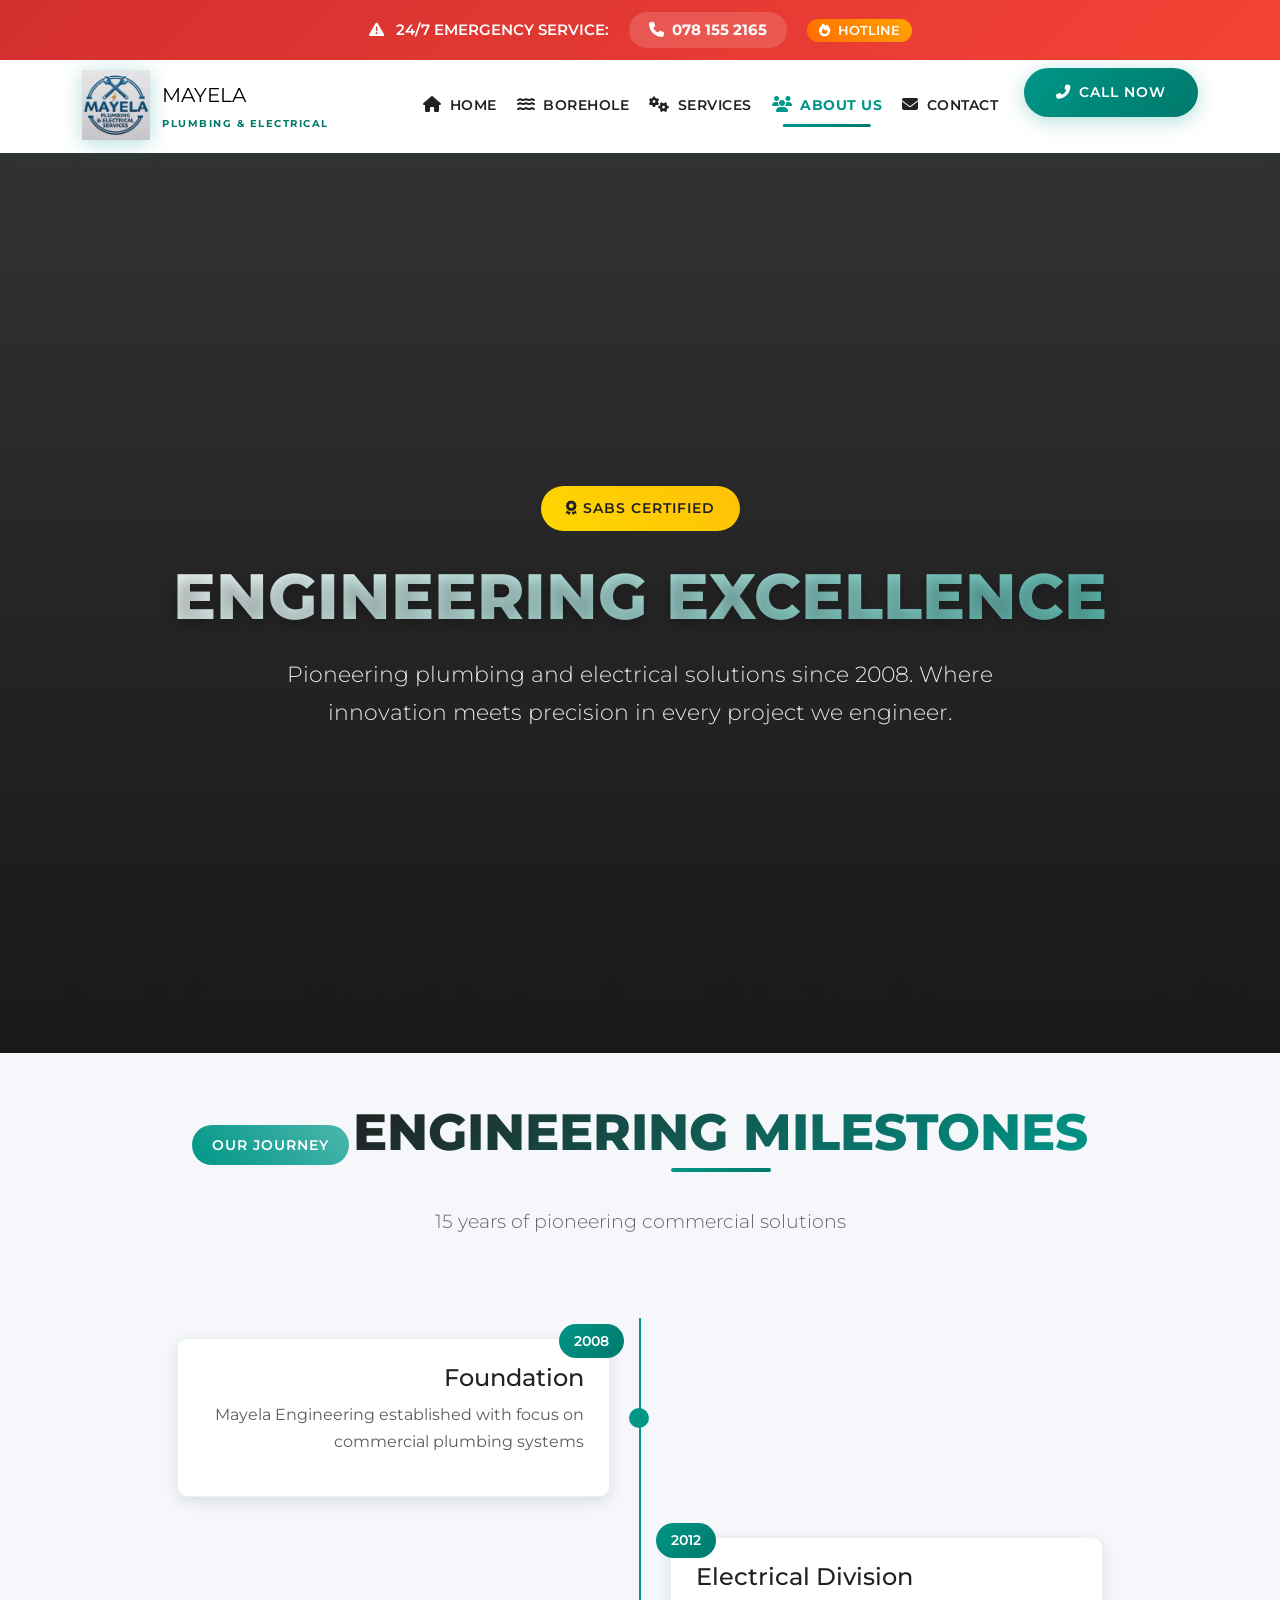
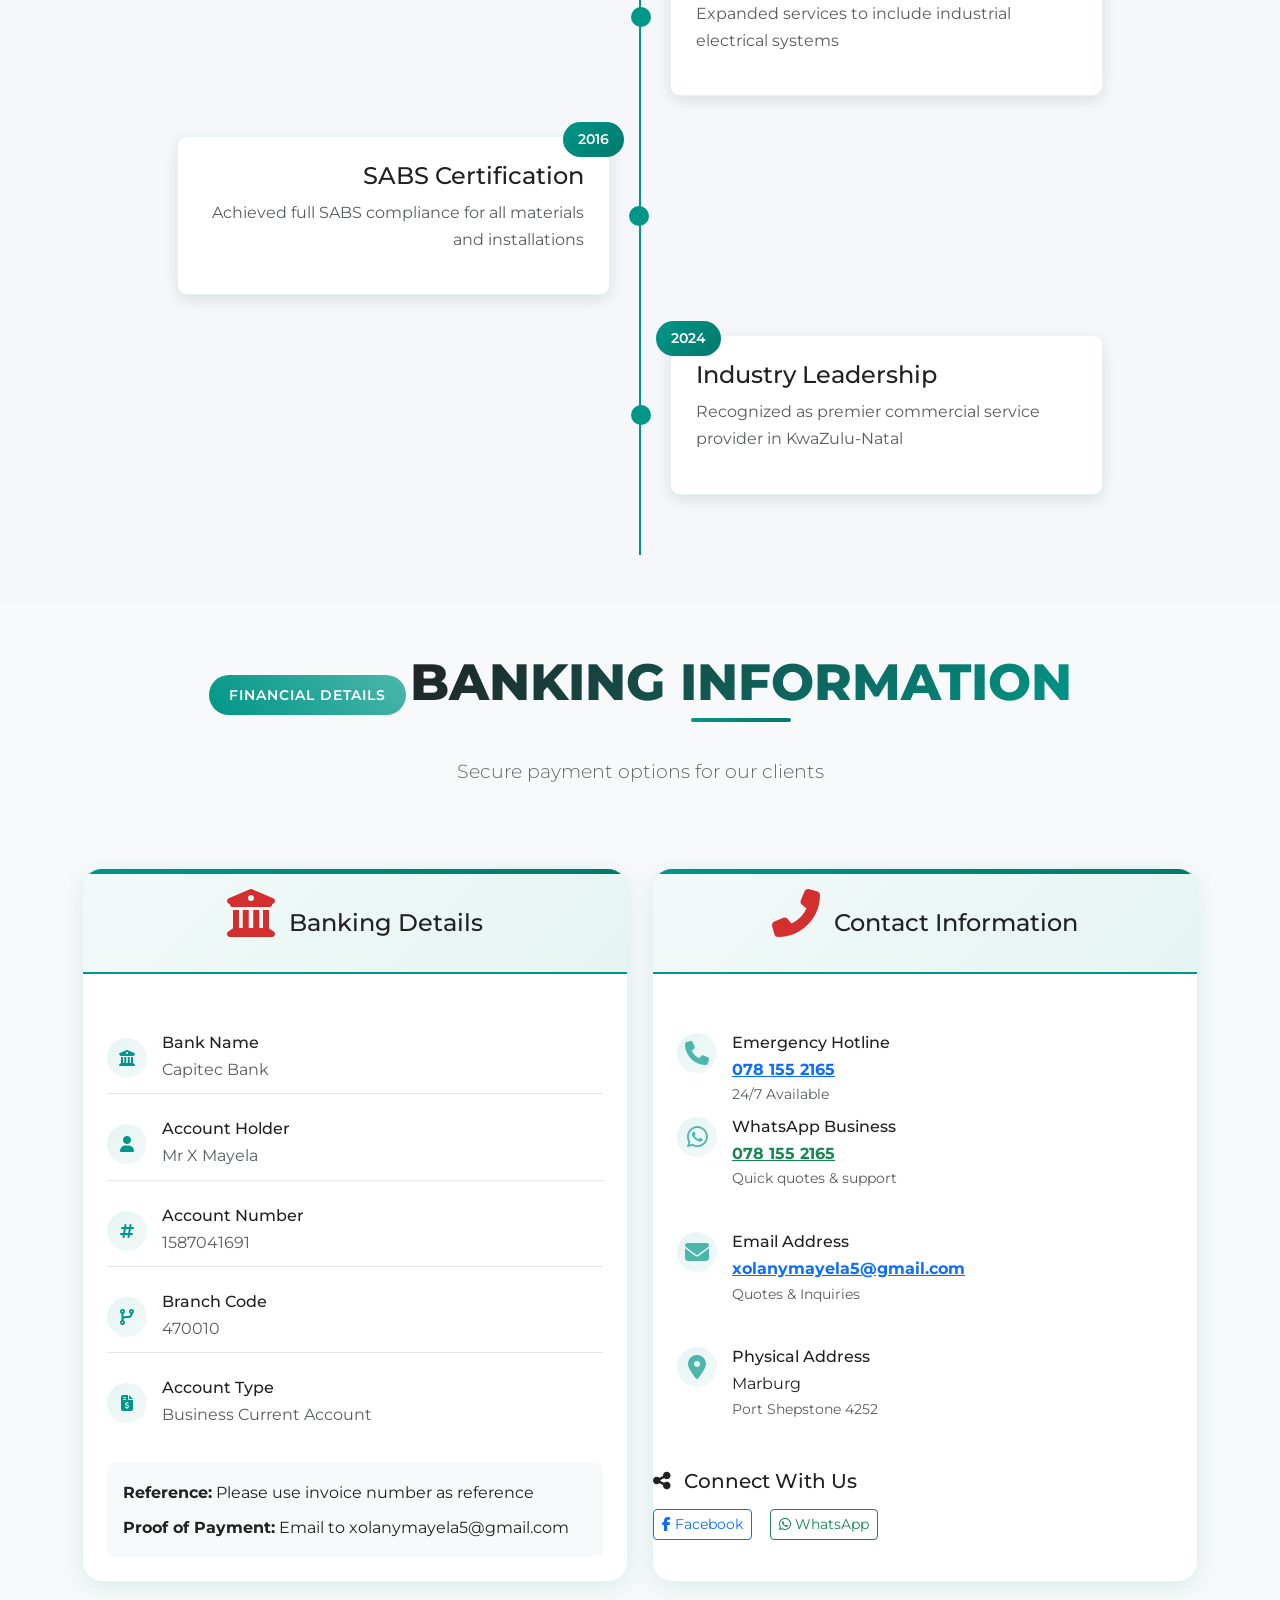
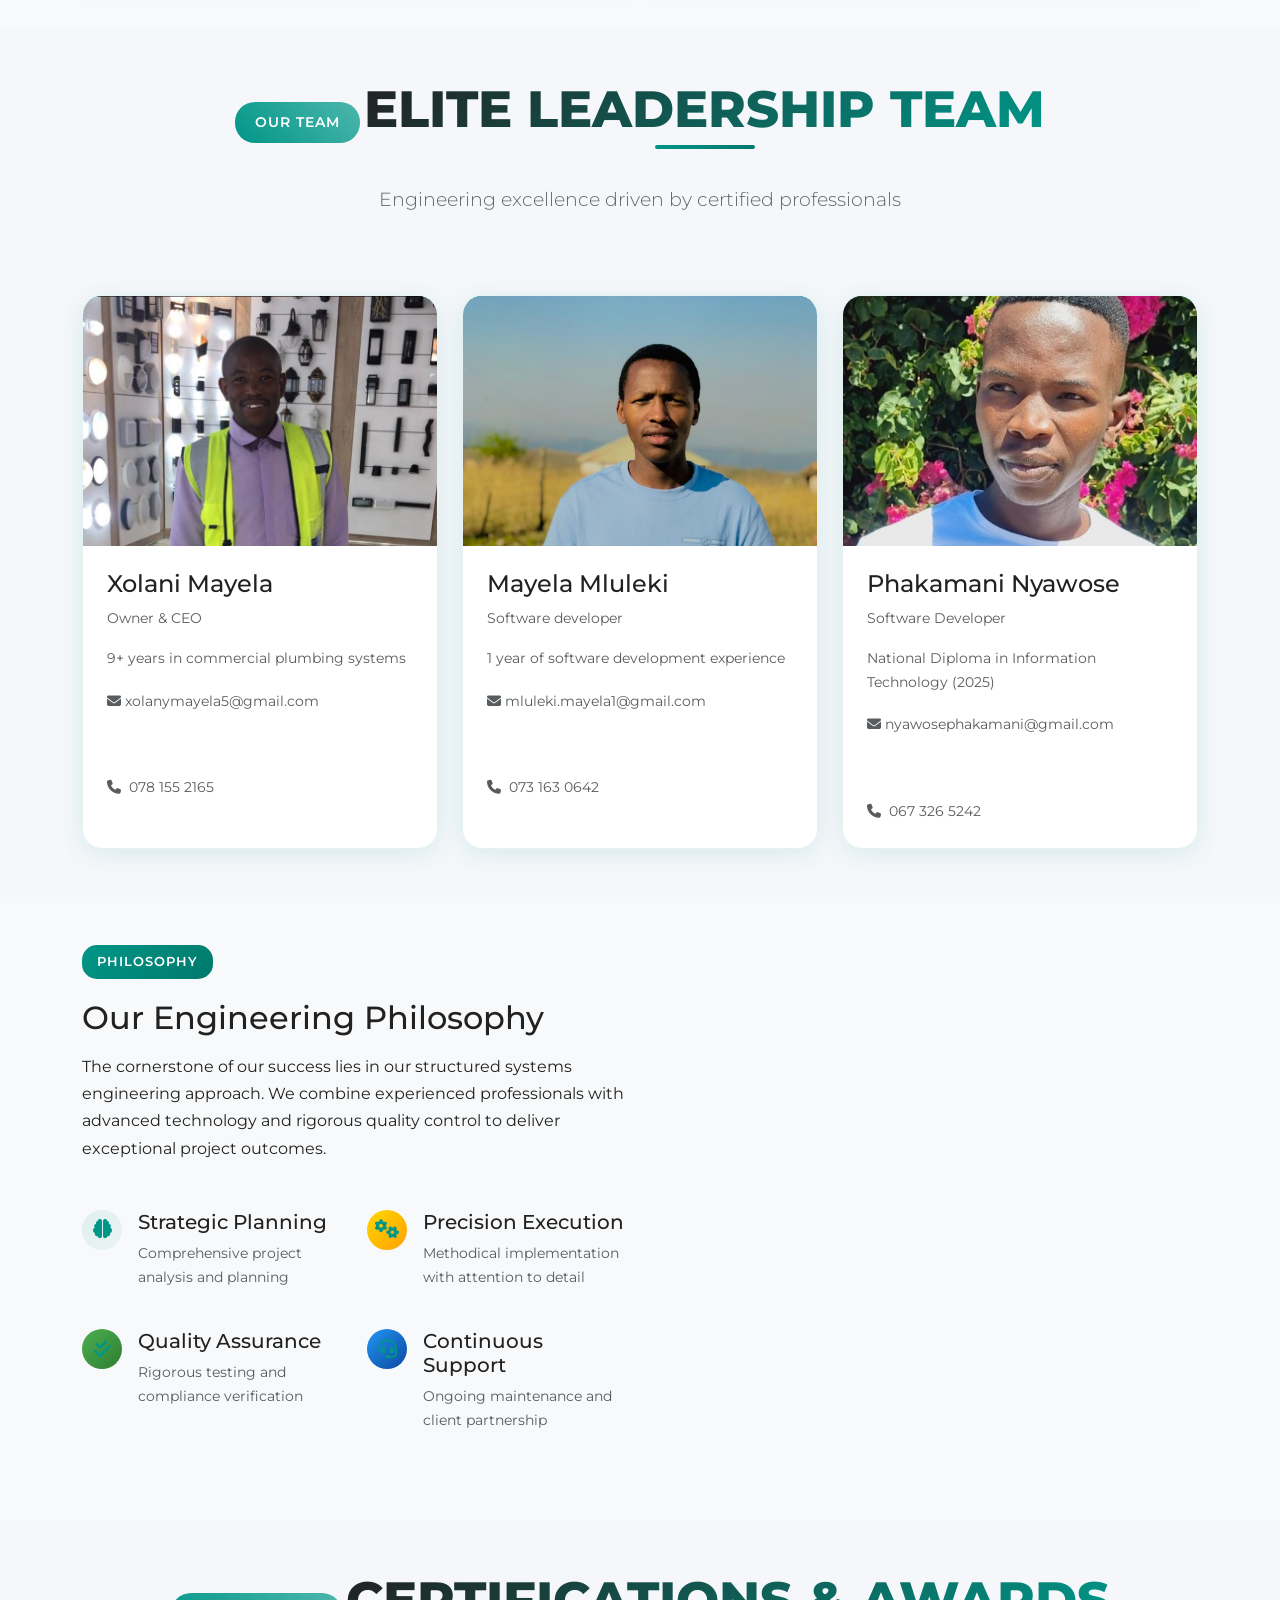
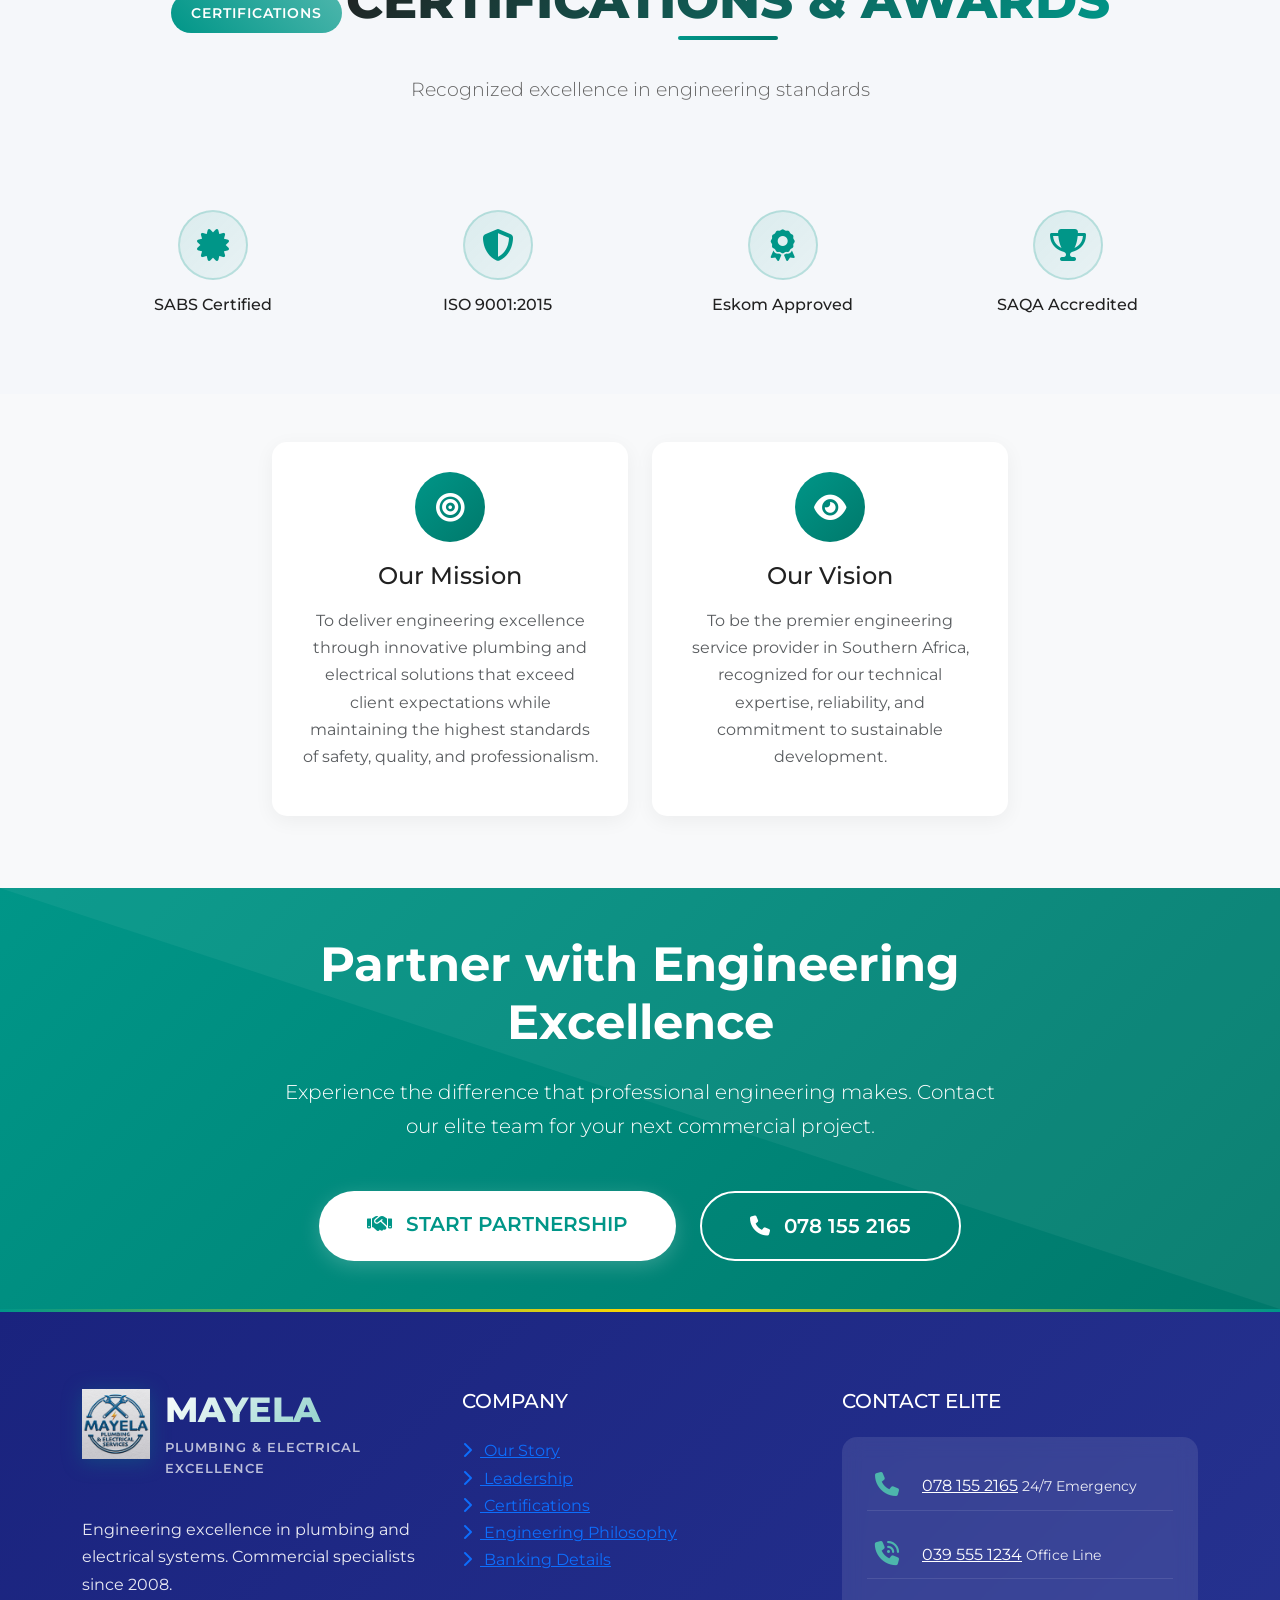
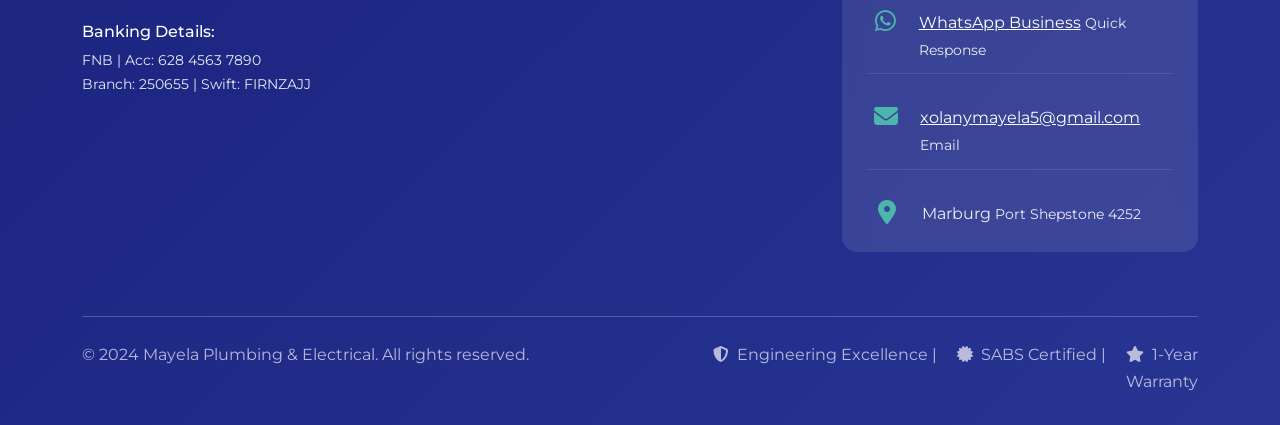
<file: about.html>
﻿<!DOCTYPE html>
<html lang="en">
<head>
    <meta charset="UTF-8">
    <meta name="viewport" content="width=device-width, initial-scale=1.0">
    <title>Engineering Excellence | About Mayela</title>
    <link href="https://fonts.googleapis.com/css2?family=Montserrat:wght@300;400;500;600;700;800&display=swap" rel="stylesheet">
    <link href="https://fonts.googleapis.com/css2?family=Poppins:wght@300;400;500;600;700&display=swap" rel="stylesheet">
    <link href="https://cdn.jsdelivr.net/npm/bootstrap@5.3.0/dist/css/bootstrap.min.css" rel="stylesheet">
    <link rel="stylesheet" href="https://cdnjs.cloudflare.com/ajax/libs/font-awesome/6.4.0/css/all.min.css">
    <link rel="stylesheet" href="https://cdnjs.cloudflare.com/ajax/libs/animate.css/4.1.1/animate.min.css">
    <style>
        :root {
            --primary-teal: #009688;
            --teal-dark: #00796B;
            --teal-light: #4DB6AC;
            --teal-accent: #26A69A;
            --gold-accent: #FFD700;
            --dark-charcoal: #212121;
            --light-gray: #f5f7fa;
            --white: #ffffff;
            --water-blue: #0066cc;
            --water-light: #0099ff;
            --emergency-red: #d32f2f;
            --success-green: #2ecc71;
            --warning-orange: #ff9800;
            --whatsapp-green: #25D366;
            --shadow-sm: 0 2px 15px rgba(0, 150, 136, 0.08);
            --shadow-md: 0 5px 25px rgba(0, 150, 136, 0.12);
            --shadow-lg: 0 10px 40px rgba(0, 150, 136, 0.15);
            --gradient-primary: linear-gradient(135deg, var(--primary-teal), var(--teal-dark));
            --gradient-gold: linear-gradient(135deg, var(--gold-accent), #FFC107);
            --gradient-dark: linear-gradient(135deg, #1a237e, #283593);
            --gradient-water: linear-gradient(135deg, var(--water-blue), var(--water-light));
            --gradient-emergency: linear-gradient(135deg, var(--emergency-red), #f44336);
            --gradient-success: linear-gradient(135deg, var(--success-green), #27ae60);
        }

        * {
            margin: 0;
            padding: 0;
            box-sizing: border-box;
        }

        body {
            font-family: 'Montserrat', 'Poppins', sans-serif;
            color: var(--dark-charcoal);
            line-height: 1.7;
            background: var(--light-gray);
            overflow-x: hidden;
        }

        /* Particle Background */
        .particle-container {
            position: fixed;
            width: 100%;
            height: 100%;
            top: 0;
            left: 0;
            pointer-events: none;
            z-index: -1;
        }

        .particle {
            position: absolute;
            background: rgba(0, 150, 136, 0.1);
            border-radius: 50%;
            animation: particleFloat linear infinite;
            bottom: -100px;
        }

        @keyframes particleFloat {
            0% {
                transform: translateY(0) rotate(0deg);
                opacity: 0;
            }

            10% {
                opacity: 1;
            }

            100% {
                transform: translateY(-100vh) rotate(360deg);
                opacity: 0;
            }
        }

        /* ============ LOGO-INTEGRATED NAVBAR ============ */

        /* Emergency Banner Enhancement */
        .emergency-banner {
            background: var(--gradient-emergency);
            color: white;
            padding: 12px 0;
            text-align: center;
            font-weight: 600;
            position: relative;
            overflow: hidden;
            font-size: 0.95rem;
            z-index: 1001;
        }

            .emergency-banner::before {
                content: '';
                position: absolute;
                top: 0;
                left: -100%;
                width: 100%;
                height: 100%;
                background: linear-gradient(90deg, transparent, rgba(255,255,255,0.4), transparent);
                animation: shimmer 3s infinite;
            }

        @keyframes shimmer {
            100% {
                left: 100%;
            }
        }

        .emergency-phone {
            color: white;
            text-decoration: none;
            font-weight: 700;
            position: relative;
            padding: 5px 20px;
            background: rgba(255,255,255,0.15);
            border-radius: 25px;
            transition: all 0.3s ease;
            display: inline-block;
        }

            .emergency-phone:hover {
                background: rgba(255,255,255,0.25);
                transform: translateY(-2px);
                box-shadow: 0 5px 15px rgba(255,255,255,0.2);
                color: white;
            }

        .badge-hot {
            background: linear-gradient(45deg, #ff6b00, #ffa500);
            padding: 4px 12px;
            border-radius: 15px;
            font-size: 0.8rem;
            font-weight: 600;
            animation: pulse 2s infinite;
        }

        @keyframes pulse {
            0%, 100% {
                opacity: 1;
            }

            50% {
                opacity: 0.7;
            }
        }

        /* Premium Navigation with Logo */
        .premium-nav {
            background: rgba(255, 255, 255, 0.98);
            backdrop-filter: blur(15px);
            box-shadow: var(--shadow-sm);
            padding: 0;
            position: sticky;
            top: 0;
            z-index: 1000;
            transition: all 0.4s cubic-bezier(0.4, 0, 0.2, 1);
            border-bottom: 3px solid transparent;
        }

            .premium-nav.scrolled {
                background: rgba(255, 255, 255, 0.95);
                box-shadow: 0 5px 30px rgba(0, 0, 0, 0.1);
                padding: 0;
                border-bottom: 3px solid var(--primary-teal);
            }

        /* Logo Container */
        .logo-container {
            display: flex;
            align-items: center;
            padding: 5px 0;
        }

        .logo-image {
            position: relative;
            height: 70px;
            display: flex;
            align-items: center;
        }

        .logo-img {
            height: 70px;
            width: auto;
            object-fit: contain;
            filter: drop-shadow(0 3px 10px rgba(0, 150, 136, 0.3));
            transition: transform 0.3s ease;
        }

        .logo-image:hover .logo-img {
            transform: scale(1.05);
        }

        .logo-overlay {
            position: absolute;
            top: 0;
            left: 0;
            right: 0;
            bottom: 0;
            display: flex;
            flex-direction: column;
            justify-content: center;
            padding-left: 80px;
        }

        .logo-text-main {
            font-weight: 800;
            font-size: 1.8rem;
            background: var(--gradient-primary);
            -webkit-background-clip: text;
            -webkit-text-fill-color: transparent;
            line-height: 1;
            letter-spacing: -0.5px;
            text-shadow: 0 2px 5px rgba(0,0,0,0.1);
        }

        .logo-text-sub {
            font-size: 0.65rem;
            font-weight: 700;
            color: var(--teal-dark);
            letter-spacing: 1.5px;
            text-transform: uppercase;
            margin-top: 3px;
        }

        /* Enhanced Hamburger Menu */
        .hamburger {
            width: 30px;
            height: 20px;
            position: relative;
            cursor: pointer;
            display: flex;
            flex-direction: column;
            justify-content: space-between;
        }

            .hamburger span {
                display: block;
                height: 3px;
                width: 100%;
                background: var(--primary-teal);
                border-radius: 3px;
                transition: all 0.3s ease;
                transform-origin: left center;
            }

            .hamburger:hover span:nth-child(1) {
                transform: translateY(-2px);
            }

            .hamburger:hover span:nth-child(3) {
                transform: translateY(2px);
            }

        /* Enhanced Nav Links */
        .nav-link-premium {
            font-weight: 600;
            color: var(--dark-charcoal) !important;
            margin: 0 10px;
            position: relative;
            padding: 25px 0 !important;
            text-transform: uppercase;
            font-size: 0.9rem;
            letter-spacing: 0.5px;
            transition: all 0.3s ease;
        }

            .nav-link-premium i {
                font-size: 1rem;
                transition: transform 0.3s ease;
            }

            .nav-link-premium:hover i {
                transform: translateY(-2px);
            }

            .nav-link-premium::before {
                content: '';
                position: absolute;
                bottom: 15px;
                left: 50%;
                transform: translateX(-50%);
                width: 0;
                height: 3px;
                background: var(--gradient-primary);
                border-radius: 2px;
                transition: all 0.4s cubic-bezier(0.68, -0.55, 0.265, 1.55);
            }

            .nav-link-premium:hover::before,
            .nav-link-premium.active::before {
                width: 80%;
            }

            .nav-link-premium.active {
                color: var(--primary-teal) !important;
                font-weight: 700;
            }

        /* Call Now Button Enhancement */
        .btn-premium {
            background: var(--gradient-primary);
            color: white;
            border: none;
            padding: 14px 32px;
            font-weight: 600;
            border-radius: 50px;
            transition: all 0.4s cubic-bezier(0.4, 0, 0.2, 1);
            position: relative;
            overflow: hidden;
            box-shadow: 0 4px 20px rgba(0, 150, 136, 0.3);
            text-transform: uppercase;
            letter-spacing: 1px;
            font-size: 0.9rem;
            display: inline-flex;
            align-items: center;
            justify-content: center;
        }

            .btn-premium::before {
                content: '';
                position: absolute;
                top: 0;
                left: -100%;
                width: 100%;
                height: 100%;
                background: linear-gradient(90deg, transparent, rgba(255,255,255,0.3), transparent);
                transition: 0.5s;
            }

            .btn-premium:hover::before {
                left: 100%;
            }

            .btn-premium:hover {
                transform: translateY(-3px) scale(1.05);
                box-shadow: 0 10px 30px rgba(0, 150, 136, 0.4);
                color: white;
            }

        .pulse-animation {
            animation: pulseGlow 2s infinite;
        }

        @keyframes pulseGlow {
            0%, 100% {
                box-shadow: 0 4px 20px rgba(0, 150, 136, 0.3);
            }

            50% {
                box-shadow: 0 4px 30px rgba(0, 150, 136, 0.6);
            }
        }

        /* ============ COMPETITIVE WATER CRISIS BANNER ============ */
        .water-crisis-banner {
            background: linear-gradient(135deg, #001933 0%, #003366 50%, #0066cc 100%);
            position: relative;
            overflow: hidden;
            padding: 80px 0;
            margin: 0;
            border-bottom: 5px solid var(--emergency-red);
        }

        .water-crisis-overlay {
            position: absolute;
            top: 0;
            left: 0;
            width: 100%;
            height: 100%;
            background: url('data:image/svg+xml,<svg xmlns="http://www.w3.org/2000/svg" viewBox="0 0 100 100" preserveAspectRatio="none"><path d="M0,0 L100,0 L100,100 Z" fill="rgba(255,255,255,0.05)"/></svg>');
            background-size: cover;
            opacity: 0.3;
        }

        .water-crisis-content {
            position: relative;
            z-index: 2;
        }

        /* Urgent Alert Badge */
        .water-crisis-badge {
            display: inline-flex;
            align-items: center;
            gap: 10px;
            background: var(--gradient-emergency);
            color: white;
            padding: 12px 25px;
            border-radius: 30px;
            font-weight: 700;
            font-size: 0.9rem;
            text-transform: uppercase;
            letter-spacing: 1px;
            margin-bottom: 30px;
            box-shadow: 0 5px 20px rgba(211, 47, 47, 0.4);
        }

            .water-crisis-badge i {
                font-size: 1.2rem;
                animation: pulse 1.5s infinite;
            }

        .water-crisis-title {
            font-size: 3.5rem;
            font-weight: 900;
            color: white;
            margin-bottom: 20px;
            line-height: 1.1;
        }

            .water-crisis-title .title-line {
                display: block;
                background: linear-gradient(45deg, #FFD700, #FFA500);
                -webkit-background-clip: text;
                -webkit-text-fill-color: transparent;
                text-shadow: 0 5px 15px rgba(255, 215, 0, 0.3);
            }

            .water-crisis-title .subtitle-line {
                display: block;
                color: white;
                font-size: 2.5rem;
                margin-top: 10px;
            }

        .water-crisis-text {
            font-size: 1.3rem;
            color: rgba(255, 255, 255, 0.9);
            margin-bottom: 30px;
            display: flex;
            align-items: center;
            gap: 10px;
            font-weight: 500;
        }

        /* Critical Stats */
        .critical-stats {
            display: flex;
            gap: 30px;
            margin: 40px 0;
        }

        .critical-stat {
            background: rgba(255, 255, 255, 0.1);
            backdrop-filter: blur(10px);
            border-radius: 15px;
            padding: 25px;
            text-align: center;
            min-width: 140px;
            border: 2px solid rgba(255, 255, 255, 0.2);
            transition: all 0.3s ease;
        }

            .critical-stat:hover {
                background: rgba(255, 255, 255, 0.2);
                transform: translateY(-5px);
            }

        .stat-value {
            font-size: 2.5rem;
            font-weight: 800;
            color: white;
            margin-bottom: 5px;
        }

        .stat-label {
            font-size: 0.9rem;
            color: rgba(255, 255, 255, 0.8);
            font-weight: 500;
            text-transform: uppercase;
            letter-spacing: 1px;
        }

        .stat-trend {
            margin-top: 10px;
            font-size: 1.5rem;
        }

            .stat-trend.down {
                color: #ff4444;
            }

            .stat-trend.danger {
                color: #FFD700;
            }

            .stat-trend.up {
                color: #ff4444;
            }

        /* Immediate Benefits */
        .immediate-benefits {
            margin: 30px 0;
        }

        .benefit {
            display: flex;
            align-items: center;
            gap: 15px;
            margin-bottom: 15px;
            color: white;
            font-size: 1.1rem;
        }

            .benefit i {
                font-size: 1.3rem;
                flex-shrink: 0;
            }

            .benefit span {
                flex: 1;
            }

        /* Emergency Action Card */
        .emergency-action-card {
            background: white;
            border-radius: 20px;
            padding: 30px;
            box-shadow: 0 20px 60px rgba(0, 0, 0, 0.4);
            position: relative;
            overflow: hidden;
            border: 3px solid var(--emergency-red);
        }

        .card-header {
            text-align: center;
            margin-bottom: 25px;
            padding-bottom: 20px;
            border-bottom: 2px solid #eee;
        }

            .card-header i {
                font-size: 3rem;
                color: var(--emergency-red);
                margin-bottom: 15px;
            }

            .card-header h3 {
                color: var(--emergency-red);
                font-weight: 800;
                font-size: 1.8rem;
                margin-bottom: 10px;
            }

        .badge-urgent {
            display: inline-block;
            background: var(--gradient-emergency);
            color: white;
            padding: 6px 15px;
            border-radius: 20px;
            font-size: 0.8rem;
            font-weight: 700;
            text-transform: uppercase;
            letter-spacing: 1px;
        }

        /* Limited Time Offer */
        .limited-offer {
            background: linear-gradient(45deg, #fff8e1, #ffecb3);
            border-radius: 15px;
            padding: 20px;
            margin-bottom: 25px;
            border: 2px dashed var(--warning-orange);
        }

        .offer-badge {
            display: flex;
            align-items: center;
            gap: 10px;
            color: var(--warning-orange);
            font-weight: 700;
            margin-bottom: 15px;
            font-size: 0.9rem;
        }

        .offer-details {
            text-align: center;
        }

        .offer-price {
            display: flex;
            align-items: center;
            justify-content: center;
            gap: 15px;
            margin-bottom: 10px;
        }

        .old-price {
            font-size: 1.5rem;
            color: #999;
            text-decoration: line-through;
            font-weight: 600;
        }

        .new-price {
            font-size: 2.5rem;
            color: var(--emergency-red);
            font-weight: 800;
        }

        .offer-text {
            color: #333;
            font-weight: 600;
            margin: 0;
        }

        /* Countdown Container */
        .countdown-container {
            background: #f8f9fa;
            border-radius: 15px;
            padding: 20px;
            margin-bottom: 25px;
            text-align: center;
        }

        .countdown-label {
            font-size: 0.9rem;
            color: #666;
            font-weight: 600;
            text-transform: uppercase;
            letter-spacing: 1px;
            margin-bottom: 15px;
        }

        .countdown-timer {
            display: flex;
            justify-content: center;
            gap: 15px;
        }

        .time-unit {
            background: white;
            border-radius: 10px;
            padding: 15px 10px;
            min-width: 80px;
            box-shadow: 0 5px 15px rgba(0,0,0,0.1);
            border: 2px solid var(--emergency-red);
        }

            .time-unit .number {
                font-size: 2rem;
                font-weight: 800;
                color: var(--emergency-red);
                display: block;
                line-height: 1;
            }

            .time-unit .label {
                font-size: 0.7rem;
                color: #666;
                text-transform: uppercase;
                letter-spacing: 1px;
                margin-top: 5px;
                display: block;
            }

        /* Emergency CTA Button */
        .btn-emergency-cta {
            background: var(--gradient-emergency);
            color: white;
            border: none;
            padding: 20px;
            font-weight: 700;
            border-radius: 15px;
            width: 100%;
            text-align: center;
            text-decoration: none;
            display: flex;
            flex-direction: column;
            align-items: center;
            justify-content: center;
            gap: 5px;
            transition: all 0.3s ease;
            box-shadow: 0 10px 25px rgba(211, 47, 47, 0.4);
            margin-bottom: 20px;
        }

            .btn-emergency-cta:hover {
                transform: translateY(-3px);
                box-shadow: 0 15px 35px rgba(211, 47, 47, 0.6);
                color: white;
            }

            .btn-emergency-cta i {
                font-size: 1.5rem;
            }

            .btn-emergency-cta span {
                font-size: 1.2rem;
                text-transform: uppercase;
                letter-spacing: 1px;
            }

            .btn-emergency-cta small {
                font-size: 0.9rem;
                opacity: 0.9;
                font-weight: 500;
            }

        /* Guarantee Badges */
        .guarantee-badges {
            display: flex;
            flex-direction: column;
            gap: 10px;
            margin-bottom: 20px;
        }

        .guarantee-badge {
            background: linear-gradient(45deg, #e3f2fd, #bbdefb);
            color: var(--water-blue);
            padding: 12px 15px;
            border-radius: 10px;
            font-weight: 600;
            font-size: 0.9rem;
            display: flex;
            align-items: center;
            gap: 10px;
        }

            .guarantee-badge i {
                font-size: 1.2rem;
            }

        .urgent-note {
            background: #fff3cd;
            border: 2px solid #ffc107;
            border-radius: 10px;
            padding: 15px;
            color: #856404;
            font-size: 0.9rem;
            text-align: center;
            margin: 0;
        }

            .urgent-note i {
                margin-right: 8px;
                font-size: 1.2rem;
            }

        /* Trust Bar */
        .trust-bar {
            display: flex;
            justify-content: space-around;
            margin-top: 50px;
            padding-top: 30px;
            border-top: 1px solid rgba(255, 255, 255, 0.2);
        }

        .trust-item {
            display: flex;
            align-items: center;
            gap: 15px;
            color: white;
        }

            .trust-item i {
                font-size: 2rem;
                color: var(--gold-accent);
            }

        .trust-number {
            font-size: 1.5rem;
            font-weight: 800;
            display: block;
            color: white;
        }

        .trust-label {
            font-size: 0.8rem;
            color: rgba(255, 255, 255, 0.8);
            text-transform: uppercase;
            letter-spacing: 1px;
        }

        /* Animated Water Wave */
        .water-wave {
            position: absolute;
            bottom: 0;
            left: 0;
            width: 100%;
            height: 100px;
            background: url('data:image/svg+xml,<svg xmlns="http://www.w3.org/2000/svg" viewBox="0 0 1200 120" preserveAspectRatio="none"><path d="M0,0V46.29c47.79,22.2,103.59,32.17,158,28,70.36-5.37,136.33-33.31,206.8-37.5C438.64,32.43,512.34,53.67,583,72.05c69.27,18,138.3,24.88,209.4,13.08,36.15-6,69.85-17.84,104.45-29.34C989.49,25,1113-14.29,1200,52.47V0Z" opacity=".25"/></svg>');
            background-size: 1200px 100px;
            animation: wave 12s linear infinite;
            opacity: 0.2;
        }

        @keyframes wave {
            0% {
                background-position-x: 0;
            }

            100% {
                background-position-x: 1200px;
            }
        }

        /* ============ COMPETITIVE WATER CTA SECTION ============ */
        .competitive-water-cta {
            background: linear-gradient(135deg, #f8fdff 0%, #e6f7ff 100%);
            padding: 80px 0;
            position: relative;
            overflow: hidden;
        }

        .competitive-content h2 {
            font-size: 2.8rem;
            font-weight: 800;
            color: #003366;
            margin-bottom: 30px;
            background: linear-gradient(45deg, #003366, var(--water-blue));
            -webkit-background-clip: text;
            -webkit-text-fill-color: transparent;
        }

        .competitive-features {
            margin-bottom: 40px;
        }

        .feature {
            display: flex;
            align-items: center;
            gap: 20px;
            margin-bottom: 25px;
            padding: 20px;
            background: white;
            border-radius: 15px;
            box-shadow: var(--shadow-sm);
            transition: transform 0.3s ease;
        }

            .feature:hover {
                transform: translateX(10px);
                box-shadow: var(--shadow-md);
            }

            .feature i {
                font-size: 2.5rem;
                width: 70px;
                height: 70px;
                display: flex;
                align-items: center;
                justify-content: center;
                border-radius: 50%;
                background: rgba(255, 152, 0, 0.1);
            }

            .feature h5 {
                font-size: 1.3rem;
                font-weight: 700;
                color: #003366;
                margin-bottom: 5px;
            }

            .feature p {
                color: #666;
                margin: 0;
            }

        /* Comparison Table */
        .comparison-table {
            background: white;
            border-radius: 15px;
            overflow: hidden;
            box-shadow: var(--shadow-md);
        }

            .comparison-table table {
                margin: 0;
            }

            .comparison-table thead {
                background: var(--gradient-water);
            }

            .comparison-table th {
                color: white;
                font-weight: 600;
                padding: 20px;
                text-align: center;
                border: none;
            }

            .comparison-table tbody tr:nth-child(even) {
                background: #f8f9fa;
            }

            .comparison-table td {
                padding: 15px 20px;
                border: none;
                vertical-align: middle;
            }

                .comparison-table td:first-child {
                    font-weight: 600;
                    color: #003366;
                }

            .comparison-table .text-success {
                color: var(--success-green) !important;
                font-weight: 700;
            }

            .comparison-table .text-danger {
                color: var(--emergency-red) !important;
                font-weight: 700;
            }

        /* Competitive Action Card */
        .competitive-action-card {
            background: white;
            border-radius: 20px;
            padding: 30px;
            box-shadow: var(--shadow-lg);
            border: 3px solid var(--water-blue);
        }

        .action-card-header {
            text-align: center;
            margin-bottom: 25px;
            padding-bottom: 20px;
            border-bottom: 2px solid #eee;
        }

            .action-card-header h4 {
                color: var(--water-blue);
                font-weight: 800;
                font-size: 1.8rem;
                margin-bottom: 5px;
            }

        .price-showcase {
            background: linear-gradient(45deg, #e3f2fd, #bbdefb);
            border-radius: 15px;
            padding: 25px;
            text-align: center;
            margin-bottom: 25px;
        }

        .original-price {
            font-size: 1.8rem;
            color: #999;
            text-decoration: line-through;
            font-weight: 600;
            margin-bottom: 5px;
        }

        .current-price {
            font-size: 3.5rem;
            color: var(--emergency-red);
            font-weight: 900;
            margin-bottom: 5px;
        }

        .savings {
            font-size: 1.2rem;
            color: var(--success-green);
            font-weight: 700;
            background: rgba(46, 204, 113, 0.1);
            padding: 8px 15px;
            border-radius: 25px;
            display: inline-block;
        }

        /* WhatsApp CTA */
        .whatsapp-cta {
            margin-bottom: 25px;
        }

        .btn-whatsapp {
            background: var(--whatsapp-green);
            color: white;
            border: none;
            padding: 18px 25px;
            font-weight: 700;
            border-radius: 15px;
            width: 100%;
            text-align: center;
            text-decoration: none;
            display: flex;
            align-items: center;
            justify-content: center;
            gap: 10px;
            transition: all 0.3s ease;
            box-shadow: 0 10px 25px rgba(37, 211, 102, 0.4);
            margin-bottom: 15px;
        }

            .btn-whatsapp:hover {
                transform: translateY(-3px);
                box-shadow: 0 15px 35px rgba(37, 211, 102, 0.6);
                color: white;
            }

            .btn-whatsapp i {
                font-size: 1.5rem;
            }

        .response-time {
            text-align: center;
            color: #666;
            font-size: 0.9rem;
            margin: 0;
        }

            .response-time i {
                color: var(--warning-orange);
                margin-right: 5px;
            }

        /* Quick Form */
        .quick-form {
            margin-top: 20px;
        }

            .quick-form .form-control {
                padding: 15px 20px;
                border: 2px solid #ddd;
                border-radius: 10px;
                font-size: 1rem;
                transition: all 0.3s ease;
            }

                .quick-form .form-control:focus {
                    border-color: var(--water-blue);
                    box-shadow: 0 0 0 0.25rem rgba(0, 102, 204, 0.25);
                }

            .quick-form .btn-emergency {
                background: var(--gradient-emergency);
                color: white;
                border: none;
                padding: 18px;
                font-weight: 700;
                border-radius: 10px;
                width: 100%;
                text-align: center;
                display: flex;
                align-items: center;
                justify-content: center;
                gap: 10px;
                transition: all 0.3s ease;
                box-shadow: 0 10px 25px rgba(211, 47, 47, 0.4);
            }

                .quick-form .btn-emergency:hover {
                    transform: translateY(-3px);
                    box-shadow: 0 15px 35px rgba(211, 47, 47, 0.6);
                }

        /* ============ TESTIMONIAL SECTION ============ */
        .testimonial-section {
            background: #f8f9fa;
            padding: 80px 0;
        }

        .testimonial-card {
            background: white;
            border-radius: 15px;
            padding: 30px;
            height: 100%;
            box-shadow: var(--shadow-sm);
            border: 1px solid rgba(0, 150, 136, 0.1);
            transition: transform 0.3s ease;
        }

            .testimonial-card:hover {
                transform: translateY(-10px);
                box-shadow: var(--shadow-lg);
            }

        .testimonial-rating {
            color: var(--gold-accent);
            font-size: 1.2rem;
            margin-bottom: 20px;
        }

        .testimonial-text {
            font-style: italic;
            color: #555;
            margin-bottom: 25px;
            line-height: 1.6;
        }

        .testimonial-author {
            border-top: 1px solid #eee;
            padding-top: 15px;
        }

            .testimonial-author strong {
                display: block;
                color: var(--dark-charcoal);
                font-weight: 700;
                margin-bottom: 5px;
            }

            .testimonial-author span {
                color: #666;
                font-size: 0.9rem;
            }

        /* ============ FINAL CTA WITH URGENCY ============ */
        .final-cta {
            background: linear-gradient(135deg, var(--water-blue), var(--water-light));
            padding: 100px 0;
            color: white;
            position: relative;
            overflow: hidden;
        }

        .urgency-badge {
            display: inline-flex;
            align-items: center;
            gap: 10px;
            background: rgba(255, 255, 255, 0.2);
            backdrop-filter: blur(10px);
            color: white;
            padding: 12px 25px;
            border-radius: 30px;
            font-weight: 700;
            font-size: 0.9rem;
            text-transform: uppercase;
            letter-spacing: 1px;
            margin-bottom: 30px;
            border: 2px solid rgba(255, 255, 255, 0.3);
        }

            .urgency-badge i {
                font-size: 1.2rem;
                animation: pulse 1.5s infinite;
            }

        .final-countdown {
            background: rgba(255, 255, 255, 0.1);
            backdrop-filter: blur(10px);
            border-radius: 15px;
            padding: 25px;
            margin: 30px auto;
            max-width: 400px;
            border: 2px solid rgba(255, 255, 255, 0.2);
        }

        .countdown-label {
            font-size: 1rem;
            color: rgba(255, 255, 255, 0.9);
            font-weight: 600;
            text-transform: uppercase;
            letter-spacing: 2px;
            margin-bottom: 15px;
            text-align: center;
        }

        .countdown-display {
            display: flex;
            justify-content: center;
            align-items: center;
            gap: 10px;
            font-size: 2.5rem;
            font-weight: 900;
            color: white;
            text-shadow: 0 2px 10px rgba(0, 0, 0, 0.3);
        }

        .countdown-digit {
            background: rgba(255, 255, 255, 0.2);
            padding: 10px 20px;
            border-radius: 10px;
            min-width: 70px;
            text-align: center;
            border: 2px solid rgba(255, 255, 255, 0.3);
        }

        /* Final CTA Buttons */
        .btn-urgent-cta {
            background: white;
            color: var(--emergency-red);
            border: none;
            padding: 20px 40px;
            font-weight: 800;
            border-radius: 50px;
            text-transform: uppercase;
            letter-spacing: 1px;
            font-size: 1.2rem;
            transition: all 0.3s ease;
            box-shadow: 0 10px 30px rgba(255, 255, 255, 0.3);
        }

            .btn-urgent-cta:hover {
                transform: translateY(-5px);
                box-shadow: 0 15px 40px rgba(255, 255, 255, 0.4);
                color: var(--emergency-red);
            }

        .btn-whatsapp-cta {
            background: var(--whatsapp-green);
            color: white;
            border: none;
            padding: 20px 40px;
            font-weight: 800;
            border-radius: 50px;
            text-transform: uppercase;
            letter-spacing: 1px;
            font-size: 1.2rem;
            transition: all 0.3s ease;
            box-shadow: 0 10px 30px rgba(37, 211, 102, 0.4);
        }

            .btn-whatsapp-cta:hover {
                transform: translateY(-5px);
                box-shadow: 0 15px 40px rgba(37, 211, 102, 0.6);
                color: white;
            }

        /* ============ ENHANCED BOREHOLE CARD ============ */
        .borehole-special-card {
            border: 3px solid var(--water-blue);
            box-shadow: 0 20px 50px rgba(0, 102, 204, 0.3);
            position: relative;
            overflow: hidden;
        }

            .borehole-special-card .card-ribbon {
                background: var(--gradient-water);
                box-shadow: 0 5px 15px rgba(0, 102, 204, 0.4);
            }

            .borehole-special-card .premium-icon {
                background: var(--gradient-water);
                box-shadow: 0 10px 30px rgba(0, 102, 204, 0.4);
            }

        .borehole-overlay {
            position: absolute;
            top: 0;
            left: 0;
            right: 0;
            bottom: 0;
            background: rgba(0, 102, 204, 0.1);
            display: flex;
            align-items: center;
            justify-content: center;
            opacity: 0;
            transition: opacity 0.3s ease;
        }

        .borehole-special-card:hover .borehole-overlay {
            opacity: 1;
        }

        .borehole-overlay i {
            color: white;
            font-size: 3rem;
            text-shadow: 0 5px 15px rgba(0, 0, 0, 0.3);
        }

        /* ============ ENHANCED BUTTONS ============ */
        .btn-borehole {
            background: var(--gradient-water);
            color: white;
            border: none;
            padding: 15px 30px;
            font-weight: 700;
            border-radius: 10px;
            transition: all 0.3s ease;
            box-shadow: 0 5px 20px rgba(0, 102, 204, 0.4);
        }

            .btn-borehole:hover {
                transform: translateY(-3px);
                box-shadow: 0 8px 25px rgba(0, 102, 204, 0.6);
                color: white;
            }

        .btn-emergency {
            background: var(--gradient-emergency);
            color: white;
            border: none;
            padding: 15px 30px;
            font-weight: 700;
            border-radius: 10px;
            transition: all 0.3s ease;
            box-shadow: 0 5px 20px rgba(211, 47, 47, 0.4);
        }

            .btn-emergency:hover {
                transform: translateY(-3px);
                box-shadow: 0 8px 25px rgba(211, 47, 47, 0.6);
                color: white;
            }

        /* ============ RESPONSIVE DESIGN ============ */
        @media (max-width: 1200px) {
            .water-crisis-title {
                font-size: 3rem;
            }

                .water-crisis-title .subtitle-line {
                    font-size: 2rem;
                }

            .critical-stats {
                gap: 20px;
            }

            .critical-stat {
                min-width: 120px;
                padding: 20px;
            }
        }

        @media (max-width: 992px) {
            .water-crisis-banner {
                padding: 60px 0;
            }

            .water-crisis-title {
                font-size: 2.5rem;
            }

                .water-crisis-title .subtitle-line {
                    font-size: 1.8rem;
                }

            .critical-stats {
                flex-wrap: wrap;
                justify-content: center;
            }

            .competitive-content h2 {
                font-size: 2.2rem;
            }

            .trust-bar {
                flex-wrap: wrap;
                gap: 20px;
            }

            .emergency-action-card {
                margin-top: 40px;
            }
        }

        @media (max-width: 768px) {
            .water-crisis-title {
                font-size: 2rem;
            }

                .water-crisis-title .subtitle-line {
                    font-size: 1.5rem;
                }

            .water-crisis-text {
                font-size: 1.1rem;
            }

            .critical-stats {
                flex-direction: column;
                align-items: center;
            }

            .critical-stat {
                width: 100%;
                max-width: 250px;
            }

            .time-unit {
                min-width: 70px;
            }

                .time-unit .number {
                    font-size: 1.8rem;
                }

            .competitive-content h2 {
                font-size: 1.8rem;
            }

            .comparison-table {
                overflow-x: auto;
            }

            .final-cta {
                padding: 60px 0;
            }

            .countdown-display {
                font-size: 2rem;
            }

            .countdown-digit {
                min-width: 60px;
                padding: 8px 15px;
            }

            .btn-urgent-cta,
            .btn-whatsapp-cta {
                padding: 15px 30px;
                font-size: 1rem;
            }
        }

        @media (max-width: 576px) {
            .water-crisis-title {
                font-size: 1.8rem;
            }

                .water-crisis-title .subtitle-line {
                    font-size: 1.3rem;
                }

            .stat-value {
                font-size: 2rem;
            }

            .time-unit {
                min-width: 60px;
                padding: 10px 5px;
            }

                .time-unit .number {
                    font-size: 1.5rem;
                }

                .time-unit .label {
                    font-size: 0.6rem;
                }

            .competitive-content h2 {
                font-size: 1.6rem;
            }

            .feature {
                padding: 15px;
            }

                .feature i {
                    font-size: 2rem;
                    width: 60px;
                    height: 60px;
                }

            .original-price {
                font-size: 1.5rem;
            }

            .current-price {
                font-size: 2.8rem;
            }

            .trust-item {
                flex-direction: column;
                text-align: center;
            }

            .final-countdown {
                padding: 15px;
            }

            .countdown-display {
                font-size: 1.8rem;
            }

            .countdown-digit {
                min-width: 50px;
                padding: 6px 10px;
            }
        }

        /* ============ ANIMATIONS ============ */
        @keyframes pulse {
            0% {
                opacity: 1;
            }

            50% {
                opacity: 0.5;
            }

            100% {
                opacity: 1;
            }
        }

        @keyframes bounce {
            0%, 100% {
                transform: translateY(0);
            }

            50% {
                transform: translateY(-10px);
            }
        }

        /* ============ EXISTING STYLES (KEEP BELOW) ============ */
        /* Premium Hero with Logo Background */
        .premium-hero {
            background: linear-gradient(rgba(0, 0, 0, 0.8), rgba(0, 0, 0, 0.9));
            color: white;
            padding: 180px 0 120px;
            position: relative;
            overflow: hidden;
            min-height: 100vh;
            display: flex;
            align-items: center;
        }

        .hero-background {
            position: absolute;
            top: 0;
            left: 0;
            width: 100%;
            height: 100%;
            z-index: 1;
        }

        .logo-background {
            position: absolute;
            top: 0;
            left: 0;
            width: 100%;
            height: 100%;
            opacity: 0.08;
            display: flex;
            align-items: center;
            justify-content: center;
        }

        .logo-bg-img {
            width: 500px;
            height: 500px;
            object-fit: contain;
            filter: brightness(0) invert(1);
            animation: logoFloatBg 20s ease-in-out infinite;
        }

        @keyframes logoFloatBg {
            0%, 100% {
                transform: scale(1) rotate(0deg);
            }

            50% {
                transform: scale(1.1) rotate(5deg);
            }
        }

        .hero-overlay {
            position: absolute;
            top: 0;
            left: 0;
            width: 100%;
            height: 100%;
            background: radial-gradient(circle at center, transparent 30%, rgba(0,0,0,0.8) 70%);
            z-index: 2;
        }

        .hero-slider {
            position: absolute;
            top: 0;
            left: 0;
            width: 100%;
            height: 100%;
            z-index: 1;
        }

        .slide {
            position: absolute;
            top: 0;
            left: 0;
            width: 100%;
            height: 100%;
            background-size: cover;
            background-position: center;
            opacity: 0;
            transition: opacity 1s ease-in-out;
        }

            .slide.active {
                opacity: 0.3;
                animation: kenBurns 20s infinite;
            }

        @keyframes kenBurns {
            0% {
                transform: scale(1);
            }

            50% {
                transform: scale(1.1);
            }

            100% {
                transform: scale(1);
            }
        }

        .hero-content {
            position: relative;
            z-index: 3;
            text-align: center;
        }

        .hero-badge {
            display: inline-block;
            background: linear-gradient(45deg, var(--gold-accent), #FFC107);
            color: var(--dark-charcoal);
            padding: 10px 25px;
            border-radius: 30px;
            font-weight: 600;
            margin-bottom: 30px;
            font-size: 0.9rem;
            letter-spacing: 1px;
            text-transform: uppercase;
        }

        .hero-title {
            font-size: 4rem;
            font-weight: 800;
            margin-bottom: 1.5rem;
            background: linear-gradient(135deg, #ffffff, var(--teal-light));
            -webkit-background-clip: text;
            -webkit-text-fill-color: transparent;
            line-height: 1.1;
            text-shadow: 0 5px 15px rgba(0,0,0,0.3);
        }

        .hero-subtitle {
            font-size: 1.4rem;
            max-width: 800px;
            margin: 0 auto 3rem;
            opacity: 0.9;
            font-weight: 300;
        }

        .hero-stats {
            display: flex;
            justify-content: center;
            gap: 50px;
            margin: 40px 0;
        }

        .stat {
            text-align: center;
        }

        .stat-number {
            font-size: 3rem;
            font-weight: 800;
            background: linear-gradient(135deg, #ffffff, var(--teal-light));
            -webkit-background-clip: text;
            -webkit-text-fill-color: transparent;
            display: block;
            line-height: 1;
        }

        .stat-label {
            font-size: 0.9rem;
            opacity: 0.8;
            text-transform: uppercase;
            letter-spacing: 1px;
            margin-top: 10px;
        }

        .slider-controls {
            position: absolute;
            bottom: 50px;
            left: 50%;
            transform: translateX(-50%);
            display: flex;
            gap: 20px;
            z-index: 3;
        }

        .slider-prev,
        .slider-next {
            background: rgba(255,255,255,0.2);
            border: none;
            width: 50px;
            height: 50px;
            border-radius: 50%;
            color: white;
            font-size: 1.2rem;
            cursor: pointer;
            transition: all 0.3s ease;
            display: flex;
            align-items: center;
            justify-content: center;
            backdrop-filter: blur(10px);
        }

            .slider-prev:hover,
            .slider-next:hover {
                background: rgba(255,255,255,0.3);
                transform: scale(1.1);
            }

        .scroll-indicator {
            position: absolute;
            bottom: 20px;
            left: 50%;
            transform: translateX(-50%);
            animation: bounce 2s infinite;
            color: white;
            font-size: 1.5rem;
            z-index: 3;
        }

        /* Premium Stats Section */
        .premium-stats {
            background: white;
            position: relative;
        }

        .stat-icon {
            width: 80px;
            height: 80px;
            background: linear-gradient(135deg, rgba(0, 150, 136, 0.1), rgba(0, 150, 136, 0.05));
            border-radius: 50%;
            display: flex;
            align-items: center;
            justify-content: center;
            margin: 0 auto 20px;
            color: var(--primary-teal);
            font-size: 2rem;
            border: 2px solid rgba(0, 150, 136, 0.2);
        }

        .stat-number-counter {
            font-size: 3.5rem;
            font-weight: 800;
            background: var(--gradient-primary);
            -webkit-background-clip: text;
            -webkit-text-fill-color: transparent;
            line-height: 1;
            margin: 15px 0;
        }

        /* Premium Cards with Fixed Height Images */
        .premium-card {
            background: white;
            border-radius: 20px;
            box-shadow: var(--shadow-md);
            transition: all 0.4s cubic-bezier(0.4, 0, 0.2, 1);
            overflow: hidden;
            height: 100%;
            position: relative;
            border: 1px solid rgba(0, 150, 136, 0.1);
        }

            .premium-card::before {
                content: '';
                position: absolute;
                top: 0;
                left: 0;
                right: 0;
                height: 5px;
                background: var(--gradient-primary);
            }

        .card-ribbon {
            position: absolute;
            top: 20px;
            right: -30px;
            background: var(--gradient-primary);
            color: white;
            padding: 8px 40px;
            font-size: 0.8rem;
            font-weight: 600;
            text-transform: uppercase;
            letter-spacing: 1px;
            transform: rotate(45deg);
            z-index: 2;
        }

        .premium-card:hover {
            transform: translateY(-15px) scale(1.02);
            box-shadow: var(--shadow-lg);
        }

        /* Fixed Height Image Container */
        .premium-card-img-container {
            position: relative;
            width: 100%;
            height: 250px; /* Fixed height */
            overflow: hidden;
        }

        .premium-card-img {
            width: 100%;
            height: 100%;
            object-fit: cover; /* Ensures image covers container without distortion */
            transition: transform 0.5s ease;
        }

        .premium-card:hover .premium-card-img {
            transform: scale(1.1);
        }

        .card-img-overlay {
            position: absolute;
            top: 20px;
            left: 20px;
            background: rgba(0, 150, 136, 0.9);
            color: white;
            padding: 6px 15px;
            border-radius: 15px;
            font-size: 0.8rem;
            font-weight: 600;
            text-transform: uppercase;
            letter-spacing: 1px;
        }

        /* Premium Icons Enhancement */
        .premium-icon {
            width: 90px;
            height: 90px;
            background: var(--gradient-primary);
            border-radius: 50%;
            display: flex;
            align-items: center;
            justify-content: center;
            margin: -45px auto 25px;
            color: white;
            font-size: 2rem;
            box-shadow: 0 10px 30px rgba(0, 150, 136, 0.3);
            border: 5px solid white;
            position: relative;
            z-index: 2;
        }

        /* Section Headers Enhancement */
        .section-header {
            text-align: center;
            margin-bottom: 80px;
            position: relative;
        }

        .section-badge {
            display: inline-block;
            background: linear-gradient(45deg, var(--primary-teal), var(--teal-light));
            color: white;
            padding: 8px 20px;
            border-radius: 20px;
            font-weight: 600;
            margin-bottom: 15px;
            font-size: 0.9rem;
            letter-spacing: 1px;
            text-transform: uppercase;
        }

        .section-title {
            font-size: 3.2rem;
            font-weight: 800;
            background: linear-gradient(135deg, var(--dark-charcoal), var(--primary-teal));
            -webkit-background-clip: text;
            -webkit-text-fill-color: transparent;
            margin-bottom: 15px;
            position: relative;
            display: inline-block;
        }

            .section-title::after {
                content: '';
                position: absolute;
                bottom: -10px;
                left: 50%;
                transform: translateX(-50%);
                width: 100px;
                height: 4px;
                background: var(--gradient-primary);
                border-radius: 2px;
            }

        .section-subtitle {
            color: #666;
            font-size: 1.2rem;
            max-width: 700px;
            margin: 25px auto 0;
            font-weight: 300;
        }

        /* Gallery Enhancement with Fixed Height */
        .premium-gallery {
            display: grid;
            grid-template-columns: repeat(auto-fit, minmax(300px, 1fr));
            gap: 25px;
            margin: 40px 0;
        }

        .gallery-item {
            border-radius: 15px;
            overflow: hidden;
            position: relative;
            height: 300px; /* Fixed height */
            cursor: pointer;
            transition: transform 0.3s ease;
        }

            .gallery-item:hover {
                transform: scale(1.05);
            }

            .gallery-item img {
                width: 100%;
                height: 100%;
                object-fit: cover; /* Fixed height with proper cropping */
            }

        .gallery-overlay {
            position: absolute;
            bottom: 0;
            left: 0;
            right: 0;
            background: linear-gradient(transparent, rgba(0,0,0,0.9));
            padding: 25px;
            color: white;
            transform: translateY(100%);
            transition: transform 0.3s ease;
        }

        .gallery-item:hover .gallery-overlay {
            transform: translateY(0);
        }

        .gallery-icon {
            position: absolute;
            top: 20px;
            right: 20px;
            width: 40px;
            height: 40px;
            background: white;
            border-radius: 50%;
            display: flex;
            align-items: center;
            justify-content: center;
            color: var(--primary-teal);
            font-size: 1.2rem;
            opacity: 0;
            transform: scale(0.8);
            transition: all 0.3s ease;
        }

        .gallery-item:hover .gallery-icon {
            opacity: 1;
            transform: scale(1);
        }

        /* Lightbox */
        .lightbox-modal {
            position: fixed;
            top: 0;
            left: 0;
            width: 100%;
            height: 100%;
            background: rgba(0,0,0,0.95);
            display: none;
            align-items: center;
            justify-content: center;
            z-index: 2000;
        }

            .lightbox-modal.active {
                display: flex;
            }

        .lightbox-content {
            max-width: 90%;
            max-height: 90%;
            position: relative;
        }

        .lightbox-image {
            max-width: 100%;
            max-height: 70vh;
            border-radius: 10px;
        }

        .lightbox-close {
            position: absolute;
            top: -40px;
            right: 0;
            background: none;
            border: none;
            color: white;
            font-size: 2.5rem;
            cursor: pointer;
            transition: color 0.3s ease;
        }

            .lightbox-close:hover {
                color: var(--teal-light);
            }

        .lightbox-caption {
            color: white;
            text-align: center;
            margin-top: 20px;
            padding: 0 20px;
        }

        /* Premium About Section */
        .premium-about {
            background: linear-gradient(135deg, #f9f9f9 0%, #f0f0f0 100%);
        }

        .highlight-badge {
            display: inline-block;
            background: var(--gradient-primary);
            color: white;
            padding: 6px 15px;
            border-radius: 15px;
            font-weight: 600;
            margin-bottom: 20px;
            font-size: 0.8rem;
            letter-spacing: 1px;
        }

        .excel-icon {
            width: 40px;
            height: 40px;
            background: linear-gradient(135deg, rgba(0, 150, 136, 0.1), rgba(0, 150, 136, 0.05));
            border-radius: 50%;
            display: flex;
            align-items: center;
            justify-content: center;
            color: var(--primary-teal);
            font-size: 1.2rem;
            margin-right: 15px;
            flex-shrink: 0;
        }

        .about-image-container {
            position: relative;
        }

        .about-image {
            border-radius: 20px;
            overflow: hidden;
            box-shadow: var(--shadow-lg);
            height: 500px;
        }

            .about-image img {
                width: 100%;
                height: 100%;
                object-fit: cover;
            }

        .image-badge {
            position: absolute;
            bottom: -20px;
            right: 20px;
            background: var(--gradient-primary);
            color: white;
            padding: 12px 25px;
            border-radius: 25px;
            font-weight: 600;
            box-shadow: 0 10px 30px rgba(0, 150, 136, 0.3);
        }

        /* Premium CTA Section */
        .premium-cta {
            background: linear-gradient(135deg, var(--primary-teal), var(--teal-dark));
            color: white;
            position: relative;
            overflow: hidden;
        }

            .premium-cta::before {
                content: '';
                position: absolute;
                top: 0;
                left: 0;
                right: 0;
                bottom: 0;
                background: url('data:image/svg+xml,<svg xmlns="http://www.w3.org/2000/svg" viewBox="0 0 100 100" preserveAspectRatio="none"><path d="M0,0 L100,0 L100,100 Z" fill="rgba(255,255,255,0.05)"/></svg>');
                background-size: cover;
            }

        .btn-premium-cta {
            background: white;
            color: var(--primary-teal);
            border: none;
            padding: 18px 40px;
            font-weight: 600;
            border-radius: 50px;
            transition: all 0.3s ease;
            box-shadow: 0 5px 20px rgba(255,255,255,0.2);
        }

            .btn-premium-cta:hover {
                transform: translateY(-3px);
                box-shadow: 0 10px 30px rgba(255,255,255,0.3);
                color: var(--teal-dark);
            }

        .btn-premium-cta-outline {
            background: transparent;
            color: white;
            border: 2px solid white;
            padding: 18px 40px;
            font-weight: 600;
            border-radius: 50px;
            transition: all 0.3s ease;
        }

            .btn-premium-cta-outline:hover {
                background: white;
                color: var(--primary-teal);
                transform: translateY(-3px);
            }

        /* Premium Footer with Logo */
        .premium-footer {
            background: linear-gradient(135deg, #1a237e, #283593);
            color: rgba(255,255,255,0.9);
            padding: 80px 0 30px;
            position: relative;
        }

            .premium-footer::before {
                content: '';
                position: absolute;
                top: 0;
                left: 0;
                right: 0;
                height: 3px;
                background: linear-gradient(90deg, var(--primary-teal), var(--gold-accent), var(--primary-teal));
            }

        .footer-brand {
            display: flex;
            align-items: flex-start;
            gap: 15px;
            margin-bottom: 20px;
        }

        .footer-logo {
            flex-shrink: 0;
        }

        .footer-logo-img {
            height: 60px;
            width: auto;
            object-fit: contain;
            filter: brightness(0) invert(1);
            opacity: 0.9;
        }

        .footer-brand-text {
            flex: 1;
        }

            .footer-brand-text h3 {
                font-weight: 800;
                font-size: 2.2rem;
                background: linear-gradient(135deg, white, var(--teal-light));
                -webkit-background-clip: text;
                -webkit-text-fill-color: transparent;
                margin-bottom: 5px;
            }

        .brand-tagline {
            font-size: 0.8rem;
            font-weight: 600;
            color: rgba(255,255,255,0.7);
            letter-spacing: 1px;
            text-transform: uppercase;
        }

        .social-icons {
            display: flex;
            gap: 15px;
            margin-top: 20px;
        }

        .social-icon {
            width: 45px;
            height: 45px;
            background: rgba(255,255,255,0.1);
            border-radius: 50%;
            display: flex;
            align-items: center;
            justify-content: center;
            color: white;
            font-size: 1.2rem;
            transition: all 0.3s ease;
            text-decoration: none;
        }

            .social-icon:hover {
                background: var(--primary-teal);
                transform: translateY(-5px);
                color: white;
            }

        .contact-card {
            background: rgba(255,255,255,0.1);
            backdrop-filter: blur(10px);
            border-radius: 15px;
            padding: 25px;
        }

        .contact-item {
            display: flex;
            align-items: center;
            gap: 15px;
            margin-bottom: 20px;
            padding-bottom: 20px;
            border-bottom: 1px solid rgba(255,255,255,0.1);
        }

            .contact-item:last-child {
                margin-bottom: 0;
                padding-bottom: 0;
                border-bottom: none;
            }

            .contact-item i {
                font-size: 1.5rem;
                color: var(--teal-light);
                width: 40px;
                text-align: center;
            }

        /* Voice Assistant */
        .voice-assistant {
            position: fixed;
            bottom: 30px;
            right: 30px;
            width: 60px;
            height: 60px;
            background: var(--gradient-primary);
            border-radius: 50%;
            display: flex;
            align-items: center;
            justify-content: center;
            color: white;
            font-size: 1.5rem;
            cursor: pointer;
            box-shadow: 0 5px 20px rgba(0,150,136,0.4);
            z-index: 1000;
            transition: all 0.3s ease;
        }

            .voice-assistant:hover {
                transform: scale(1.1);
                box-shadow: 0 8px 25px rgba(0,150,136,0.6);
            }

        /* Back to Top */
        .back-to-top {
            position: fixed;
            bottom: 100px;
            right: 30px;
            width: 50px;
            height: 50px;
            background: var(--gradient-primary);
            border-radius: 50%;
            border: none;
            color: white;
            font-size: 1.2rem;
            cursor: pointer;
            opacity: 0;
            visibility: hidden;
            transition: all 0.3s ease;
            z-index: 999;
            display: flex;
            align-items: center;
            justify-content: center;
        }

            .back-to-top.visible {
                opacity: 1;
                visibility: visible;
            }

            .back-to-top:hover {
                transform: translateY(-5px);
                box-shadow: 0 5px 15px rgba(0,150,136,0.4);
            }

        /* AI Chat Interface */
        .ai-chat {
            position: fixed;
            bottom: 100px;
            right: 30px;
            width: 350px;
            height: 500px;
            background: white;
            border-radius: 20px;
            box-shadow: 0 20px 60px rgba(0,0,0,0.3);
            display: none;
            flex-direction: column;
            z-index: 1000;
            overflow: hidden;
        }

            .ai-chat.active {
                display: flex;
                animation: slideInUp 0.3s ease;
            }

        @keyframes slideInUp {
            from {
                opacity: 0;
                transform: translateY(20px);
            }

            to {
                opacity: 1;
                transform: translateY(0);
            }
        }

        .chat-header {
            background: var(--gradient-primary);
            color: white;
            padding: 20px;
            display: flex;
            align-items: center;
            justify-content: space-between;
        }

        .chat-close {
            background: none;
            border: none;
            color: white;
            font-size: 1.5rem;
            cursor: pointer;
        }

        .chat-messages {
            flex: 1;
            padding: 20px;
            overflow-y: auto;
            display: flex;
            flex-direction: column;
            gap: 15px;
        }

        .message {
            padding: 12px 18px;
            border-radius: 18px;
            max-width: 80%;
            word-wrap: break-word;
        }

            .message.ai {
                background: #f0f0f0;
                align-self: flex-start;
                border-bottom-left-radius: 5px;
            }

            .message.user {
                background: var(--gradient-primary);
                color: white;
                align-self: flex-end;
                border-bottom-right-radius: 5px;
            }

        .chat-input {
            padding: 20px;
            border-top: 1px solid #eee;
            display: flex;
            gap: 10px;
        }

        .chat-input-field {
            flex: 1;
            padding: 12px 20px;
            border: 2px solid #eee;
            border-radius: 25px;
            font-size: 0.9rem;
            transition: border-color 0.3s ease;
        }

            .chat-input-field:focus {
                outline: none;
                border-color: var(--primary-teal);
            }

        .chat-send {
            width: 50px;
            height: 50px;
            background: var(--gradient-primary);
            border: none;
            border-radius: 50%;
            color: white;
            font-size: 1.2rem;
            cursor: pointer;
            transition: all 0.3s ease;
        }

            .chat-send:hover {
                transform: scale(1.1);
            }

        /* Banking Details Styles */
        .banking-details {
            display: flex;
            flex-direction: column;
            gap: 15px;
        }

        .banking-item {
            display: flex;
            align-items: center;
            gap: 15px;
            padding: 10px 0;
            border-bottom: 1px solid rgba(0,0,0,0.1);
        }

            .banking-item:last-child {
                border-bottom: none;
            }

        .banking-icon {
            width: 40px;
            height: 40px;
            background: linear-gradient(135deg, rgba(0, 150, 136, 0.1), rgba(0, 150, 136, 0.05));
            border-radius: 50%;
            display: flex;
            align-items: center;
            justify-content: center;
            color: var(--primary-teal);
            font-size: 1rem;
        }

        /* Contact Details Styles */
        .contact-details {
            display: flex;
            flex-direction: column;
            gap: 15px;
        }

        .contact-item {
            display: flex;
            align-items: flex-start;
            gap: 15px;
            padding: 10px 0;
        }

        .contact-icon {
            width: 40px;
            height: 40px;
            background: linear-gradient(135deg, rgba(0, 150, 136, 0.1), rgba(0, 150, 136, 0.05));
            border-radius: 50%;
            display: flex;
            align-items: center;
            justify-content: center;
            color: var(--primary-teal);
            font-size: 1rem;
            flex-shrink: 0;
        }

        /* Social Links */
        .social-links {
            display: flex;
            flex-wrap: wrap;
            gap: 10px;
        }

        /* Certification Icons */
        .certification-icon {
            width: 70px;
            height: 70px;
            background: linear-gradient(135deg, rgba(0, 150, 136, 0.1), rgba(0, 150, 136, 0.05));
            border-radius: 50%;
            display: flex;
            align-items: center;
            justify-content: center;
            margin: 0 auto 15px;
            color: var(--primary-teal);
            font-size: 2rem;
            border: 2px solid rgba(0, 150, 136, 0.2);
        }

        /* Mission Cards */
        .mission-card {
            text-align: center;
            padding: 30px;
            background: white;
            border-radius: 15px;
            box-shadow: 0 5px 20px rgba(0,0,0,0.05);
            height: 100%;
        }

        .mission-icon {
            width: 70px;
            height: 70px;
            background: linear-gradient(135deg, var(--primary-teal), var(--teal-dark));
            border-radius: 50%;
            display: flex;
            align-items: center;
            justify-content: center;
            margin: 0 auto 20px;
            color: white;
            font-size: 1.8rem;
        }

        /* Card Header */
        .card-header {
            background: linear-gradient(135deg, rgba(0, 150, 136, 0.05), rgba(0, 150, 136, 0.1));
            border-bottom: 2px solid var(--primary-teal);
            padding: 20px;
        }

        /* Timeline */
        .timeline {
            position: relative;
            padding: 20px 0;
        }

            .timeline::before {
                content: '';
                position: absolute;
                left: 50%;
                top: 0;
                bottom: 0;
                width: 2px;
                background: var(--primary-teal);
                transform: translateX(-50%);
            }

        .timeline-item {
            position: relative;
            margin-bottom: 40px;
        }

            .timeline-item:nth-child(odd) .timeline-content {
                margin-right: calc(50% + 30px);
                text-align: right;
            }

            .timeline-item:nth-child(even) .timeline-content {
                margin-left: calc(50% + 30px);
                text-align: left;
            }

        .timeline-content {
            background: white;
            padding: 25px;
            border-radius: 10px;
            box-shadow: 0 5px 15px rgba(0,0,0,0.1);
            position: relative;
            border: 1px solid rgba(0, 150, 136, 0.1);
        }

        .timeline-year {
            position: absolute;
            top: -15px;
            background: var(--gradient-primary);
            color: white;
            padding: 5px 15px;
            border-radius: 20px;
            font-weight: 600;
            font-size: 0.9rem;
        }

        .timeline-item:nth-child(odd) .timeline-year {
            right: -15px;
        }

        .timeline-item:nth-child(even) .timeline-year {
            left: -15px;
        }

        .timeline-content::before {
            content: '';
            position: absolute;
            width: 20px;
            height: 20px;
            background: var(--primary-teal);
            border-radius: 50%;
            top: 50%;
            transform: translateY(-50%);
        }

        .timeline-item:nth-child(odd) .timeline-content::before {
            right: -40px;
        }

        .timeline-item:nth-child(even) .timeline-content::before {
            left: -40px;
        }

        /* Responsive Timeline */
        @media (max-width: 768px) {
            .timeline::before {
                left: 30px;
            }

            .timeline-item:nth-child(odd) .timeline-content,
            .timeline-item:nth-child(even) .timeline-content {
                margin-left: 60px;
                text-align: left;
            }

            .timeline-item:nth-child(odd) .timeline-year,
            .timeline-item:nth-child(even) .timeline-year {
                left: -15px;
                right: auto;
            }

            .timeline-item:nth-child(odd) .timeline-content::before,
            .timeline-item:nth-child(even) .timeline-content::before {
                left: -40px;
                right: auto;
            }
        }

        /* Enhanced Footer Contact */
        .footer .contact-item {
            padding: 8px 0;
            border-bottom: 1px solid rgba(255,255,255,0.1);
        }

            .footer .contact-item:last-child {
                border-bottom: none;
            }

        /* Print Styles */
        @media print {
            .emergency-banner,
            .premium-nav,
            .voice-assistant,
            .back-to-top,
            .ai-chat,
            .slider-controls,
            .scroll-indicator {
                display: none !important;
            }

            .premium-hero {
                padding: 50px 0;
                background: white !important;
                color: black;
            }

            .hero-title {
                -webkit-text-fill-color: black;
                background: none;
            }

            .logo-background {
                display: none !important;
            }

            .water-crisis-banner {
                display: none !important;
            }
        }



        /* Simple Borehole Banner */
        .simple-borehole-banner {
            background: linear-gradient(135deg, var(--water-blue), var(--water-light));
            padding: 30px 0;
            text-align: center;
            position: relative;
            overflow: hidden;
        }

        .simple-borehole-content {
            position: relative;
            z-index: 2;
        }

        .borehole-badge {
            display: inline-block;
            background: linear-gradient(45deg, var(--gold-accent), #FFC107);
            color: var(--dark-charcoal);
            padding: 8px 20px;
            border-radius: 20px;
            font-weight: 600;
            margin-bottom: 15px;
            font-size: 0.9rem;
            text-transform: uppercase;
            letter-spacing: 1px;
            box-shadow: 0 4px 15px rgba(255, 215, 0, 0.3);
        }

        .simple-borehole-content h2 {
            color: white;
            font-size: 2rem;
            font-weight: 800;
            margin-bottom: 10px;
        }

        .simple-borehole-content p {
            color: rgba(255, 255, 255, 0.9);
            font-size: 1.1rem;
            margin-bottom: 20px;
        }

        /* Simple Borehole Button */
        .btn-borehole-simple {
            background: linear-gradient(45deg, var(--gold-accent), #FFC107);
            color: var(--dark-charcoal);
            border: none;
            padding: 15px 35px;
            font-weight: 700;
            border-radius: 50px;
            text-transform: uppercase;
            letter-spacing: 1px;
            font-size: 1.1rem;
            display: inline-flex;
            align-items: center;
            justify-content: center;
            transition: all 0.3s ease;
            box-shadow: 0 5px 20px rgba(255, 215, 0, 0.4);
            text-decoration: none;
        }

            .btn-borehole-simple:hover {
                transform: translateY(-3px);
                box-shadow: 0 8px 25px rgba(255, 215, 0, 0.6);
                color: var(--dark-charcoal);
            }

        /* Simple Water CTA Section */
        .simple-water-cta {
            background: linear-gradient(135deg, #f8fdff 0%, #e6f7ff 100%);
            padding: 60px 0;
        }

        .simple-water-content h3 {
            color: var(--water-blue);
            font-weight: 800;
            font-size: 1.8rem;
            margin-bottom: 15px;
        }

        .simple-water-content p {
            color: #555;
            font-size: 1.1rem;
            margin-bottom: 20px;
        }

        .simple-features {
            display: flex;
            flex-wrap: wrap;
            gap: 20px;
            margin-top: 20px;
        }

            .simple-features span {
                background: white;
                padding: 10px 20px;
                border-radius: 10px;
                font-weight: 500;
                color: #333;
                box-shadow: 0 3px 10px rgba(0, 0, 0, 0.1);
            }

        /* Simple Borehole Card */
        .borehole-simple-card {
            border: 2px solid var(--water-blue);
            box-shadow: 0 10px 30px rgba(0, 102, 204, 0.2);
        }

            .borehole-simple-card:hover {
                transform: translateY(-10px);
                box-shadow: 0 15px 40px rgba(0, 102, 204, 0.3);
            }

        /* Responsive Design */
        @media (max-width: 768px) {
            .simple-borehole-content h2 {
                font-size: 1.6rem;
            }

            .simple-borehole-content p {
                font-size: 1rem;
            }

            .btn-borehole-simple {
                padding: 12px 25px;
                font-size: 1rem;
            }

            .simple-features {
                flex-direction: column;
                gap: 10px;
            }

                .simple-features span {
                    width: 100%;
                    text-align: center;
                }
        }

    </style>
</head>
<body>
    <!-- Animated Particles Background -->
    <div class="particle-container">
        <!-- Particles will be generated by JS -->
    </div>

    <!-- Premium Emergency Banner with Animation -->
    <div class="emergency-banner animate__animated animate__fadeInDown">
        <div class="container">
            <i class="fas fa-exclamation-triangle me-2"></i>
            <span class="me-3">24/7 EMERGENCY SERVICE:</span>
            <a href="tel:0781552165" class="emergency-phone">
                <i class="fas fa-phone me-1"></i> 078 155 2165
            </a>
            <span class="ms-3 badge-hot">
                <i class="fas fa-fire me-1"></i> HOTLINE
            </span>
        </div>
    </div>

    <!-- Premium Navigation - With Logo -->
    <nav class="navbar navbar-expand-lg premium-nav">
        <div class="container">
            <!-- Logo with Image -->
            <a class="navbar-brand navbar-brand-premium" href="/">
                <div class="logo-container">
                    <div class="logo-image">
                        <img src="IMG-20251218-WA0006.jpg" alt="Mayela Plumbing & Electrical Logo" class="logo-img">
                        <div class="logo-overlay">
                            <span class="footer-logo">MAYELA</span>
                            <span class="logo-text-sub">PLUMBING & ELECTRICAL</span>
                        </div>
                    </div>
                </div>
            </a>

            <!-- Enhanced Mobile Toggle -->
            <button class="navbar-toggler" type="button" data-bs-toggle="collapse" data-bs-target="#premiumNav">
                <div class="hamburger">
                    <span></span>
                    <span></span>
                    <span></span>
                </div>
            </button>

            <!-- Enhanced Navigation Menu -->
            <div class="collapse navbar-collapse" id="premiumNav">
                <ul class="navbar-nav ms-auto">
                    <li class="nav-item">
                        <a class="nav-link nav-link-premium" href="/">
                            <i class="fas fa-home me-2"></i>HOME
                        </a>
                    </li>
                    <li class="nav-item">
                        <a class="nav-link nav-link-premium" href="/borehole-services.html">
                            <i class="fas fa-water me-2"></i>BOREHOLE
                        </a>
                    </li>
                    <li class="nav-item">
                        <a class="nav-link nav-link-premium" href="/services.html">
                            <i class="fas fa-cogs me-2"></i>SERVICES
                        </a>
                    </li>
                    <li class="nav-item">
                        <a class="nav-link nav-link-premium active" href="/about.html">
                            <i class="fas fa-users me-2"></i>ABOUT US
                        </a>
                    </li>
                    <li class="nav-item">
                        <a class="nav-link nav-link-premium" href="/contact.html">
                            <i class="fas fa-envelope me-2"></i>CONTACT
                        </a>
                    </li>
                    <li class="nav-item ms-3 d-none d-lg-block">
                        <a href="tel:0781552165" class="btn btn-premium pulse-animation">
                            <i class="fas fa-phone-alt me-2"></i> CALL NOW
                        </a>
                    </li>
                </ul>

                <!-- Quick Contact Info in Navbar -->
                <div class="navbar-contact d-lg-none mt-3">
                    <div class="d-flex justify-content-center">
                        <a href="tel:0781552165" class="btn btn-premium btn-sm">
                            <i class="fas fa-phone me-2"></i> 078 155 2165
                        </a>
                    </div>
                </div>
            </div>
        </div>

        <!-- Animated Underline -->
        <div class="nav-underline"></div>
    </nav>

    <!-- Premium About Hero -->
    <section class="premium-hero">
        <!--<div class="hero-background">
            <div class="logo-background">
                <img src="IMG-20251218-WA0006.jpg" alt="Mayela Logo Background" class="logo-bg-img">
            </div>
            <div class="hero-overlay"></div>
        </div>-->

        <div class="container">
            <div class="hero-content animate__animated animate__fadeInUp">
                <div class="hero-badge animate__animated animate__pulse animate__infinite">
                    <i class="fas fa-award"></i> SABS CERTIFIED
                </div>
                <h1 class="hero-title">ENGINEERING EXCELLENCE</h1>
                <p class="hero-subtitle">
                    Pioneering plumbing and electrical solutions since 2008.
                    Where innovation meets precision in every project we engineer.
                </p>
            </div>
        </div>
    </section>

    <!-- Company Timeline -->
    <section class="py-5">
        <div class="container">
            <div class="section-header animate__animated animate__fadeInUp">
                <div class="section-badge">OUR JOURNEY</div>
                <h2 class="section-title">ENGINEERING MILESTONES</h2>
                <p class="section-subtitle">15 years of pioneering commercial solutions</p>
            </div>

            <div class="row">
                <div class="col-lg-10 mx-auto">
                    <div class="timeline">
                        <div class="timeline-item fade-in-up">
                            <div class="timeline-content">
                                <div class="timeline-year">2008</div>
                                <h4 class="mb-2">Foundation</h4>
                                <p class="text-muted">Mayela Engineering established with focus on commercial plumbing systems</p>
                            </div>
                        </div>
                        <div class="timeline-item fade-in-up" style="animation-delay: 0.2s;">
                            <div class="timeline-content">
                                <div class="timeline-year">2012</div>
                                <h4 class="mb-2">Electrical Division</h4>
                                <p class="text-muted">Expanded services to include industrial electrical systems</p>
                            </div>
                        </div>
                        <div class="timeline-item fade-in-up" style="animation-delay: 0.4s;">
                            <div class="timeline-content">
                                <div class="timeline-year">2016</div>
                                <h4 class="mb-2">SABS Certification</h4>
                                <p class="text-muted">Achieved full SABS compliance for all materials and installations</p>
                            </div>
                        </div>
                        <div class="timeline-item fade-in-up" style="animation-delay: 0.6s;">
                            <div class="timeline-content">
                                <div class="timeline-year">2024</div>
                                <h4 class="mb-2">Industry Leadership</h4>
                                <p class="text-muted">Recognized as premier commercial service provider in KwaZulu-Natal</p>
                            </div>
                        </div>
                    </div>
                </div>
            </div>
        </div>
    </section>

    <!-- Banking & Contact Information -->
    <section class="py-5 bg-light">
        <div class="container">
            <div class="section-header animate__animated animate__fadeInUp">
                <div class="section-badge">FINANCIAL DETAILS</div>
                <h2 class="section-title">BANKING INFORMATION</h2>
                <p class="section-subtitle">Secure payment options for our clients</p>
            </div>

            <div class="row g-4">
                <div class="col-lg-6">
                    <div class="premium-card animate__animated animate__fadeInUp">
                        <div class="card-header">
                            <h4 class="mb-0"><i class="fas fa-university me-2 text-primary-teal"></i> Banking Details</h4>
                        </div>
                        <div class="p-4">
                            <div class="banking-details">
                                <div class="banking-item">
                                    <div class="banking-icon">
                                        <i class="fas fa-bank"></i>
                                    </div>
                                    <div>
                                        <h6 class="mb-1">Bank Name</h6>
                                        <p class="text-muted mb-0">Capitec Bank</p>
                                    </div>
                                </div>
                                <div class="banking-item">
                                    <div class="banking-icon">
                                        <i class="fas fa-user"></i>
                                    </div>
                                    <div>
                                        <h6 class="mb-1">Account Holder</h6>
                                        <p class="text-muted mb-0">Mr X Mayela</p>
                                    </div>
                                </div>
                                <div class="banking-item">
                                    <div class="banking-icon">
                                        <i class="fas fa-hashtag"></i>
                                    </div>
                                    <div>
                                        <h6 class="mb-1">Account Number</h6>
                                        <p class="text-muted mb-0">1587041691</p>
                                    </div>
                                </div>
                                <div class="banking-item">
                                    <div class="banking-icon">
                                        <i class="fas fa-code-branch"></i>
                                    </div>
                                    <div>
                                        <h6 class="mb-1">Branch Code</h6>
                                        <p class="text-muted mb-0">470010</p>
                                    </div>
                                </div>
                                <div class="banking-item">
                                    <div class="banking-icon">
                                        <i class="fas fa-file-invoice-dollar"></i>
                                    </div>
                                    <div>
                                        <h6 class="mb-1">Account Type</h6>
                                        <p class="text-muted mb-0">Business Current Account</p>
                                    </div>
                                </div>


                            </div>

                            <div class="mt-4 p-3 bg-light rounded">
                                <p class="mb-2"><strong>Reference:</strong> Please use invoice number as reference</p>
                                <p class="mb-0"><strong>Proof of Payment:</strong> Email to xolanymayela5@gmail.com</p>
                            </div>
                        </div>
                    </div>
                </div>

                <div class="col-lg-6">
                    <div class="premium-card animate__animated animate__fadeInUp" style="animation-delay: 0.2s;">
                        <div class="card-header">
                            <h4 class="mb-0"><i class="fas fa-phone-alt me-2 text-primary-teal"></i> Contact Information</h4>
                        </div>
                        <div class="p-4">
                            <div class="contact-details">
                                <div class="contact-item">
                                    <div class="contact-icon">
                                        <i class="fas fa-phone"></i>
                                    </div>
                                    <div>
                                        <h6 class="mb-1">Emergency Hotline</h6>
                                        <a href="tel:0781552165" class="text-primary-teal fw-bold">078 155 2165</a>
                                        <small class="d-block text-muted">24/7 Available</small>
                                    </div>
                                </div>


                            </div>
                            <div class="contact-item">
                                <div class="contact-icon">
                                    <i class="fab fa-whatsapp"></i>
                                </div>
                                <div>
                                    <h6 class="mb-1">WhatsApp Business</h6>
                                    <a href="https://wa.me/27871552165" class="text-success fw-bold">078 155 2165</a>
                                    <small class="d-block text-muted">Quick quotes & support</small>
                                </div>
                            </div>
                            <div class="contact-item">
                                <div class="contact-icon">
                                    <i class="fas fa-envelope"></i>
                                </div>
                                <div>
                                    <h6 class="mb-1">Email Address</h6>
                                    <a href="mailto:xolanymayela5@gmail.com" class="text-primary-teal fw-bold">xolanymayela5@gmail.com</a>
                                    <small class="d-block text-muted">Quotes & Inquiries</small>
                                </div>
                            </div>
                            <div class="contact-item">
                                <div class="contact-icon">
                                    <i class="fas fa-map-marker-alt"></i>
                                </div>
                                <div>
                                    <h6 class="mb-1">Physical Address</h6>
                                    <p class="mb-0">Marburg</p>
                                    <small class="d-block text-muted">Port Shepstone 4252</small>
                                </div>
                            </div>
                        </div>

                        <div class="mt-4">
                            <h5 class="mb-3"><i class="fas fa-share-alt me-2"></i> Connect With Us</h5>
                            <div class="social-links">
                                <a href="https://web.facebook.com/?_rdc=1&_rdr#" class="btn btn-outline-primary btn-sm me-2">
                                    <i class="fab fa-facebook-f"></i> Facebook
                                </a>
                                <a href="https://wa.me/27871552165" class="btn btn-outline-success btn-sm me-2">
                                    <i class="fab fa-whatsapp"></i> WhatsApp
                                </a>
                            </div>
                        </div>
                    </div>
                </div>
            </div>
        </div>
    </section>

    <!-- Leadership Team -->
    <section class="py-5">
        <div class="container">
            <div class="section-header animate__animated animate__fadeInUp">
                <div class="section-badge">OUR TEAM</div>
                <h2 class="section-title">ELITE LEADERSHIP TEAM</h2>
                <p class="section-subtitle">Engineering excellence driven by certified professionals</p>
            </div>

            <div class="row g-4">
                <div class="col-md-4">
                    <div class="premium-card animate__animated animate__fadeInUp">
                        <div class="premium-card-img-container">
                            <img src="IMG-20250522-WA0082.jpg"
                                 class="premium-card-img" alt="Engineering Director">
                        </div>
                        <div class="p-4">
                            <h4 class="h4 mb-2">Xolani Mayela</h4>
                            <p class="text-muted small mb-3">Owner & CEO </p>
                            <p class="text-muted small">9+ years in commercial plumbing systems</p>
                            <small class="text-muted"><i class="fas fa-envelope me-1"></i>xolanymayela5@gmail.com</small>
                            <div class="mt-3">
                                <span class="badge bg-primary-teal me-2">SABS Certified</span>
                                <span class="badge bg-primary-teal">Pr Eng</span>
                            </div>
                            <div class="mt-3">
                                <small class="text-muted"><i class="fas fa-phone me-1"></i> 078 155 2165</small>
                            </div>
                        </div>
                    </div>
                </div>

                <div class="col-md-4">
                    <div class="premium-card animate__animated animate__fadeInUp" style="animation-delay: 0.2s;">
                        <div class="premium-card-img-container">
                            <img src="IMG-20240920-WA0011.jpg"
                                 class="premium-card-img" alt="Electrical Lead">
                        </div>
                        <div class="p-4">
                            <h4 class="h4 mb-2">Mayela Mluleki</h4>
                            <p class="text-muted small mb-3">Software developer</p>
                            <p class="text-muted small">1 year of software development experience</p>
                            <small class="text-muted"><i class="fas fa-envelope me-1"></i>mluleki.mayela1@gmail.com</small>
                            <div class="mt-3">
                                <span class="badge bg-primary-teal me-2">Eskom Certified</span>
                                <span class="badge bg-primary-teal">Master Electrician</span>
                            </div>
                            <div class="mt-3">
                                <small class="text-muted"><i class="fas fa-phone me-1"></i> 073 163 0642</small>
                            </div>
                        </div>
                    </div>
                </div>

                <div class="col-md-4">
                    <div class="premium-card animate__animated animate__fadeInUp" style="animation-delay: 0.4s;">
                        <div class="premium-card-img-container">
                            <img src="IMG-20240607-WA0031.jpg"
                                 class="premium-card-img" alt="Software Developer" />
                        </div>
                        <div class="p-4">
                            <h4 class="h4 mb-2">Phakamani Nyawose</h4>
                            <p class="text-muted small mb-3">Software Developer</p>
                            <p class="text-muted small">National Diploma in Information Technology (2025)</p>
                            <small class="text-muted"><i class="fas fa-envelope me-1"></i>nyawosephakamani@gmail.com</small>
                            <div class="mt-3">
                                <span class="badge bg-primary-teal me-2">ISO 9001</span>
                                <span class="badge bg-primary-teal">Six Sigma Black Belt</span>
                            </div>
                            <div class="mt-3">
                                <small class="text-muted"><i class="fas fa-phone me-1"></i> 067 326 5242</small>
                            </div>
                        </div>
                    </div>
                </div>
            </div>
        </div>
    </section>

    <!-- Engineering Philosophy -->
    <section class="py-5 bg-light">
        <div class="container">
            <div class="row align-items-center">
                <div class="col-lg-6">
                    <div class="premium-highlight animate__animated animate__fadeInUp">
                        <div class="highlight-badge">PHILOSOPHY</div>
                        <h3 class="h2 mb-3">Our Engineering Philosophy</h3>
                        <p class="mb-0">
                            The cornerstone of our success lies in our structured systems engineering approach.
                            We combine experienced professionals with advanced technology and rigorous quality
                            control to deliver exceptional project outcomes.
                        </p>
                    </div>

                    <div class="row mt-5">
                        <div class="col-md-6 mb-4 fade-in-up">
                            <div class="d-flex align-items-start">
                                <div class="excel-icon me-3">
                                    <i class="fas fa-brain"></i>
                                </div>
                                <div>
                                    <h5 class="h5 mb-2">Strategic Planning</h5>
                                    <p class="text-muted small">Comprehensive project analysis and planning</p>
                                </div>
                            </div>
                        </div>
                        <div class="col-md-6 mb-4 fade-in-up" style="animation-delay: 0.2s;">
                            <div class="d-flex align-items-start">
                                <div class="excel-icon me-3" style="background: linear-gradient(135deg, #FFD700, #FFA000);">
                                    <i class="fas fa-cogs"></i>
                                </div>
                                <div>
                                    <h5 class="h5 mb-2">Precision Execution</h5>
                                    <p class="text-muted small">Methodical implementation with attention to detail</p>
                                </div>
                            </div>
                        </div>
                        <div class="col-md-6 mb-4 fade-in-up" style="animation-delay: 0.4s;">
                            <div class="d-flex align-items-start">
                                <div class="excel-icon me-3" style="background: linear-gradient(135deg, #4CAF50, #2E7D32);">
                                    <i class="fas fa-check-double"></i>
                                </div>
                                <div>
                                    <h5 class="h5 mb-2">Quality Assurance</h5>
                                    <p class="text-muted small">Rigorous testing and compliance verification</p>
                                </div>
                            </div>
                        </div>
                        <div class="col-md-6 mb-4 fade-in-up" style="animation-delay: 0.6s;">
                            <div class="d-flex align-items-start">
                                <div class="excel-icon me-3" style="background: linear-gradient(135deg, #2196F3, #0D47A1);">
                                    <i class="fas fa-headset"></i>
                                </div>
                                <div>
                                    <h5 class="h5 mb-2">Continuous Support</h5>
                                    <p class="text-muted small">Ongoing maintenance and client partnership</p>
                                </div>
                            </div>
                        </div>
                    </div>
                </div>
    </section>

    <!-- Certifications & Awards -->
    <section class="py-5">
        <div class="container">
            <div class="section-header animate__animated animate__fadeInUp">
                <div class="section-badge">CERTIFICATIONS</div>
                <h2 class="section-title">CERTIFICATIONS & AWARDS</h2>
                <p class="section-subtitle">Recognized excellence in engineering standards</p>
            </div>

            <div class="row g-4">
                <div class="col-md-3 col-6 text-center fade-in-up">
                    <div class="p-4">
                        <div class="certification-icon">
                            <i class="fas fa-certificate"></i>
                        </div>
                        <h6>SABS Certified</h6>
                    </div>
                </div>
                <div class="col-md-3 col-6 text-center fade-in-up" style="animation-delay: 0.1s;">
                    <div class="p-4">
                        <div class="certification-icon">
                            <i class="fas fa-shield-alt"></i>
                        </div>
                        <h6>ISO 9001:2015</h6>
                    </div>
                </div>
                <div class="col-md-3 col-6 text-center fade-in-up" style="animation-delay: 0.2s;">
                    <div class="p-4">
                        <div class="certification-icon">
                            <i class="fas fa-award"></i>
                        </div>
                        <h6>Eskom Approved</h6>
                    </div>
                </div>
                <div class="col-md-3 col-6 text-center fade-in-up" style="animation-delay: 0.3s;">
                    <div class="p-4">
                        <div class="certification-icon">
                            <i class="fas fa-trophy"></i>
                        </div>
                        <h6>SAQA Accredited</h6>
                    </div>
                </div>
            </div>
        </div>
    </section>

    <!-- Mission & Values -->
    <section class="py-5 bg-light">
        <div class="container">
            <div class="row">
                <div class="col-lg-8 mx-auto">
                    <div class="stats-container fade-in-up">
                        <div class="row">
                            <div class="col-md-6 mb-4">
                                <div class="mission-card">
                                    <div class="mission-icon">
                                        <i class="fas fa-bullseye"></i>
                                    </div>
                                    <h4 class="mb-3">Our Mission</h4>
                                    <p class="text-muted">
                                        To deliver engineering excellence through innovative plumbing and electrical
                                        solutions that exceed client expectations while maintaining the highest
                                        standards of safety, quality, and professionalism.
                                    </p>
                                </div>
                            </div>
                            <div class="col-md-6 mb-4">
                                <div class="mission-card">
                                    <div class="mission-icon">
                                        <i class="fas fa-eye"></i>
                                    </div>
                                    <h4 class="mb-3">Our Vision</h4>
                                    <p class="text-muted">
                                        To be the premier engineering service provider in Southern Africa,
                                        recognized for our technical expertise, reliability, and commitment
                                        to sustainable development.
                                    </p>
                                </div>
                            </div>
                        </div>
                    </div>
                </div>
            </div>
        </div>
    </section>

    <!-- Premium CTA -->
    <section class="premium-cta py-5">
        <div class="container">
            <div class="row">
                <div class="col-lg-8 mx-auto text-center">
                    <h2 class="display-5 fw-bold mb-4">Partner with Engineering Excellence</h2>
                    <p class="lead mb-5">
                        Experience the difference that professional engineering makes.
                        Contact our elite team for your next commercial project.
                    </p>
                    <div class="d-flex flex-column flex-lg-row justify-content-center gap-4">
                        <a href="/contact.html" class="btn btn-premium-cta btn-lg px-5">
                            <i class="fas fa-handshake me-2"></i> START PARTNERSHIP
                        </a>
                        <a href="tel:0781552165" class="btn btn-premium-cta-outline btn-lg px-5">
                            <i class="fas fa-phone me-2"></i> 078 155 2165
                        </a>
                    </div>
                </div>
            </div>
        </div>
    </section>

    <!-- Premium Footer -->
    <footer class="premium-footer">
        <div class="container">
            <div class="row">
                <div class="col-lg-4 mb-5">
                    <div class="footer-brand">
                        <div class="footer-logo">
                            <img src="IMG-20251218-WA0006.jpg" alt="Mayela Logo" class="logo-img">
                        </div>
                        <div class="footer-brand-text">
                            <h3>MAYELA</h3>
                            <p class="brand-tagline">Plumbing & Electrical Excellence</p>
                        </div>
                    </div>
                    <p class="opacity-80 mt-3">
                        Engineering excellence in plumbing and electrical systems.
                        Commercial specialists since 2008.
                    </p>
                    <div class="mt-4">
                        <h6 class="text-white mb-2">Banking Details:</h6>
                        <p class="opacity-80 small">
                            FNB | Acc: 628 4563 7890<br>
                            Branch: 250655 | Swift: FIRNZAJJ
                        </p>
                    </div>
                </div>

                <div class="col-lg-4 mb-5">
                    <h5 class="text-white mb-4">COMPANY</h5>
                    <ul class="list-unstyled footer-links">
                        <li><a href="/about.html"><i class="fas fa-chevron-right me-2"></i> Our Story</a></li>
                        <li><a href="/about.html"><i class="fas fa-chevron-right me-2"></i> Leadership</a></li>
                        <li><a href="/about.html"><i class="fas fa-chevron-right me-2"></i> Certifications</a></li>
                        <li><a href="/about.html"><i class="fas fa-chevron-right me-2"></i> Engineering Philosophy</a></li>
                        <li><a href="/about.html"><i class="fas fa-chevron-right me-2"></i> Banking Details</a></li>
                    </ul>
                </div>

                <div class="col-lg-4 mb-5">
                    <h5 class="text-white mb-4">CONTACT ELITE</h5>
                    <div class="contact-card">
                        <div class="contact-item">
                            <i class="fas fa-phone"></i>
                            <div>
                                <a href="tel:0781552165" class="text-white">078 155 2165</a>
                                <small>24/7 Emergency</small>
                            </div>
                        </div>
                        <div class="contact-item">
                            <i class="fas fa-phone-volume"></i>
                            <div>
                                <a href="tel:0395551234" class="text-white">039 555 1234</a>
                                <small>Office Line</small>
                            </div>
                        </div>
                        <div class="contact-item">
                            <i class="fab fa-whatsapp"></i>
                            <div>
                                <a href="https://wa.me/27871552165" class="text-white">WhatsApp Business</a>
                                <small>Quick Response</small>
                            </div>
                        </div>
                        <div class="contact-item">
                            <i class="fas fa-envelope"></i>
                            <div>
                                <a href="mailto:xolanymayela5@gmail.com" class="text-white">xolanymayela5@gmail.com</a>
                                <small>Email</small>
                            </div>
                        </div>
                        <div class="contact-item">
                            <i class="fas fa-map-marker-alt"></i>
                            <div>
                                Marburg
                                <small>Port Shepstone 4252</small>
                            </div>
                        </div>
                    </div>
                </div>
            </div>

            <hr class="opacity-25">

            <div class="row mt-4">
                <div class="col-md-6">
                    <p class="mb-0 opacity-75">
                        &copy; 2024 Mayela Plumbing & Electrical. All rights reserved.
                    </p>
                </div>
                <div class="col-md-6 text-md-end">
                    <p class="mb-0 opacity-75">
                        <i class="fas fa-shield-alt me-1"></i> Engineering Excellence |
                        <i class="fas fa-certificate ms-3 me-1"></i> SABS Certified |
                        <i class="fas fa-star ms-3 me-1"></i> 1-Year Warranty
                    </p>
                </div>
            </div>
        </div>
    </footer>

    <!-- Back to Top -->
    <button class="back-to-top">
        <i class="fas fa-chevron-up"></i>
    </button>

    <script src="https://cdn.jsdelivr.net/npm/bootstrap@5.3.0/dist/js/bootstrap.bundle.min.js"></script>
    <script>
        // Add animations and functionality
        document.addEventListener('DOMContentLoaded', function () {
            // Initialize particle system
            initParticles();

            // Navbar scroll effect
            const navbar = document.querySelector('.premium-nav');
            window.addEventListener('scroll', () => {
                if (window.scrollY > 100) {
                    navbar.classList.add('scrolled');
                } else {
                    navbar.classList.remove('scrolled');
                }
            });

            // Back to top button
            const backToTop = document.querySelector('.back-to-top');
            window.addEventListener('scroll', () => {
                if (window.scrollY > 500) {
                    backToTop.classList.add('visible');
                } else {
                    backToTop.classList.remove('visible');
                }
            });

            backToTop.addEventListener('click', () => {
                window.scrollTo({ top: 0, behavior: 'smooth' });
            });

            // Smooth scroll for anchor links
            document.querySelectorAll('a[href^="#"]').forEach(anchor => {
                anchor.addEventListener('click', function (e) {
                    e.preventDefault();
                    const target = document.querySelector(this.getAttribute('href'));
                    if (target) {
                        target.scrollIntoView({ behavior: 'smooth' });
                    }
                });
            });

            // Animate elements on scroll
            const observer = new IntersectionObserver((entries) => {
                entries.forEach(entry => {
                    if (entry.isIntersecting) {
                        entry.target.classList.add('animate__animated', 'animate__fadeInUp');
                    }
                });
            }, { threshold: 0.1 });

            document.querySelectorAll('.premium-card, .section-header, .gallery-item, .timeline-item').forEach(el => {
                observer.observe(el);
            });
        });

        // Particle system
        function initParticles() {
            const container = document.querySelector('.particle-container');
            if (!container) return;

            for (let i = 0; i < 30; i++) {
                const particle = document.createElement('div');
                particle.classList.add('particle');

                const size = Math.random() * 15 + 5;
                const x = Math.random() * 100;
                const duration = Math.random() * 20 + 10;
                const delay = Math.random() * 5;

                particle.style.width = `${size}px`;
                particle.style.height = `${size}px`;
                particle.style.left = `${x}%`;
                particle.style.animationDuration = `${duration}s`;
                particle.style.animationDelay = `${delay}s`;
                particle.style.opacity = Math.random() * 0.2 + 0.1;

                container.appendChild(particle);
            }
        }
    </script>
</body>
</html>
</file>
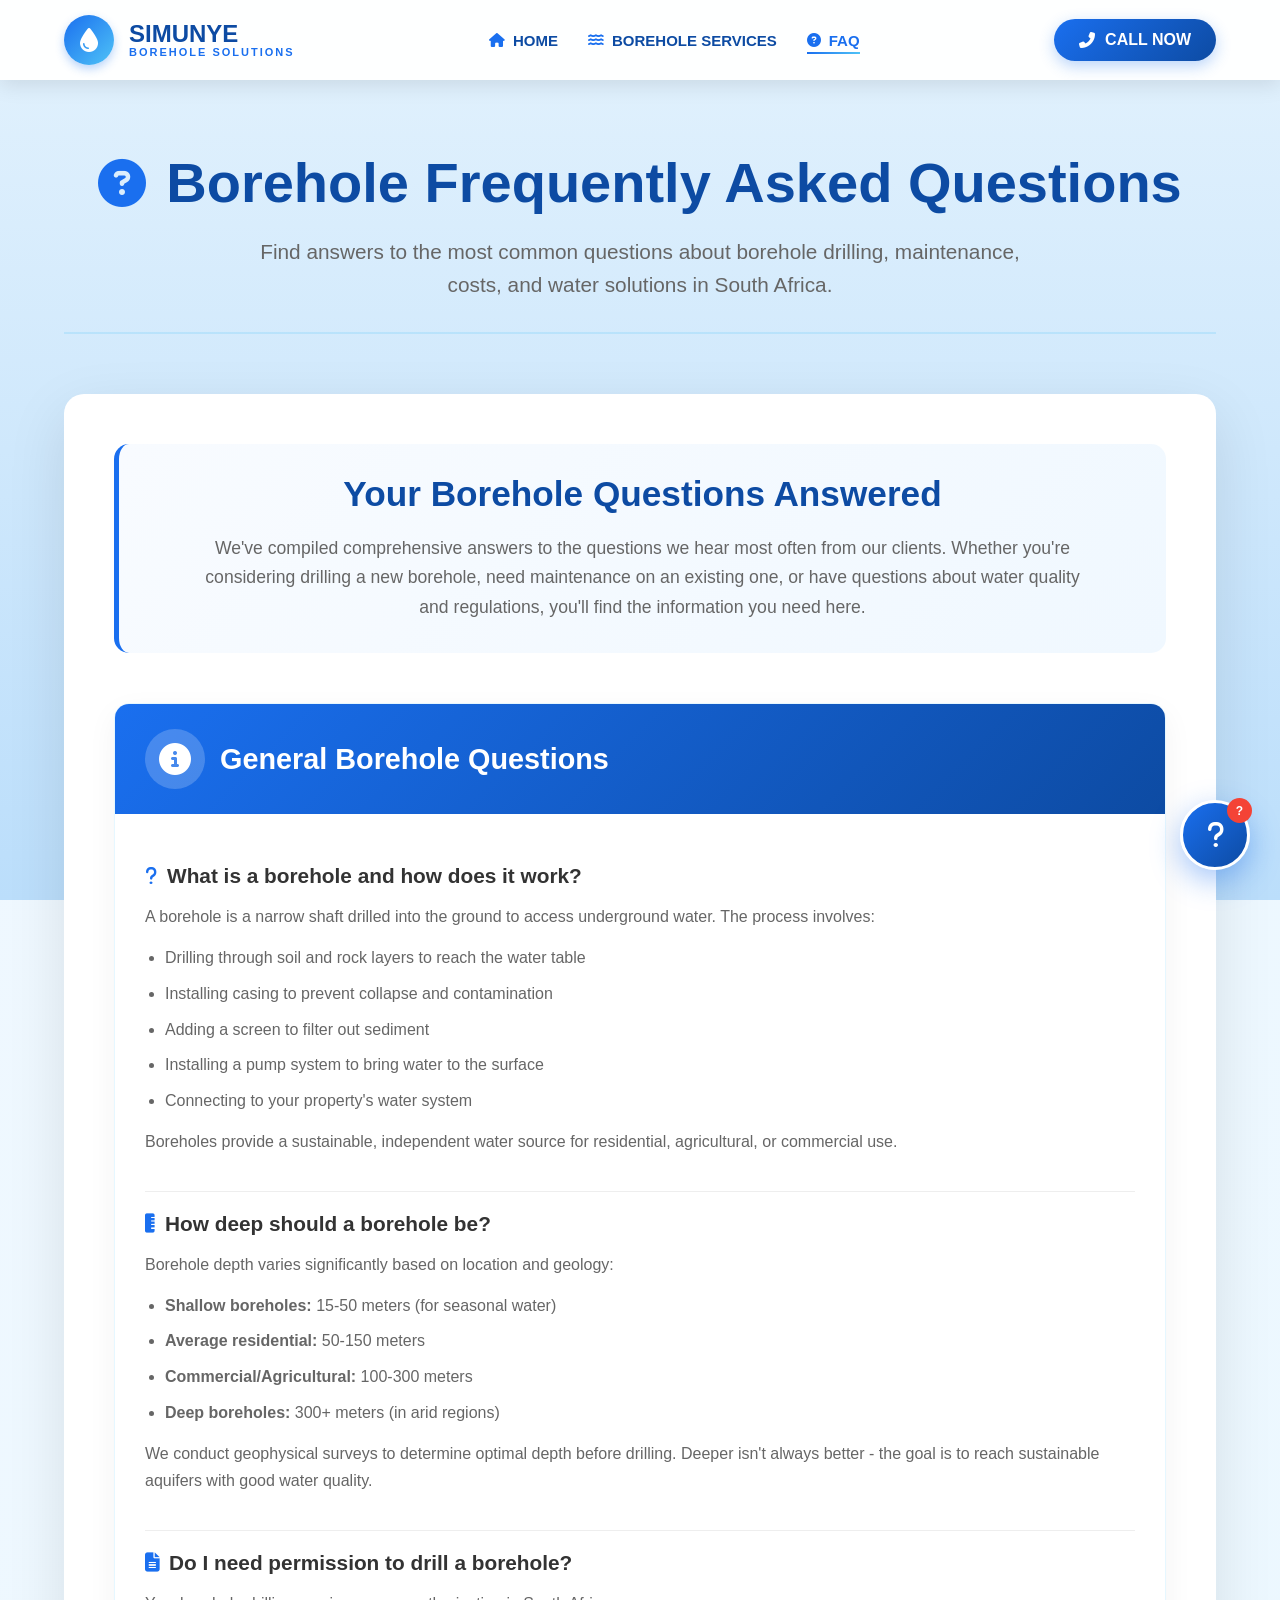
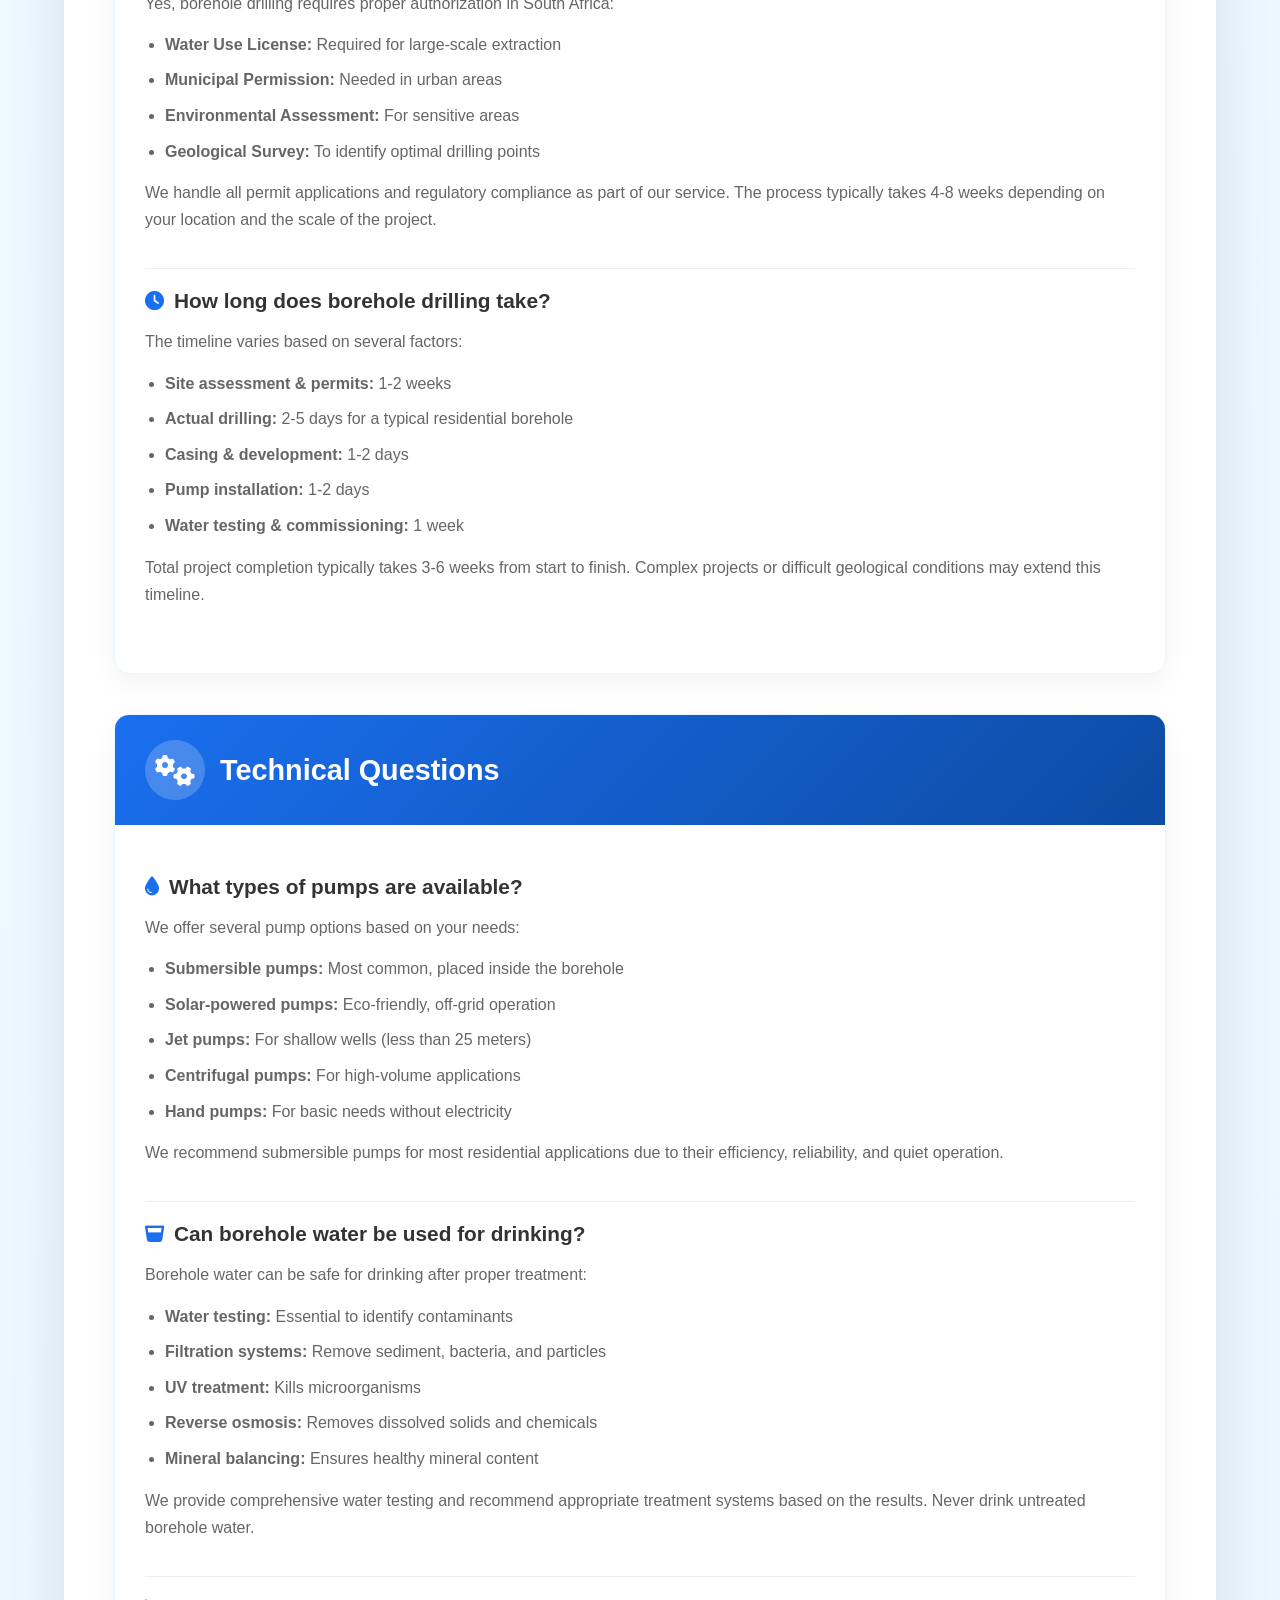
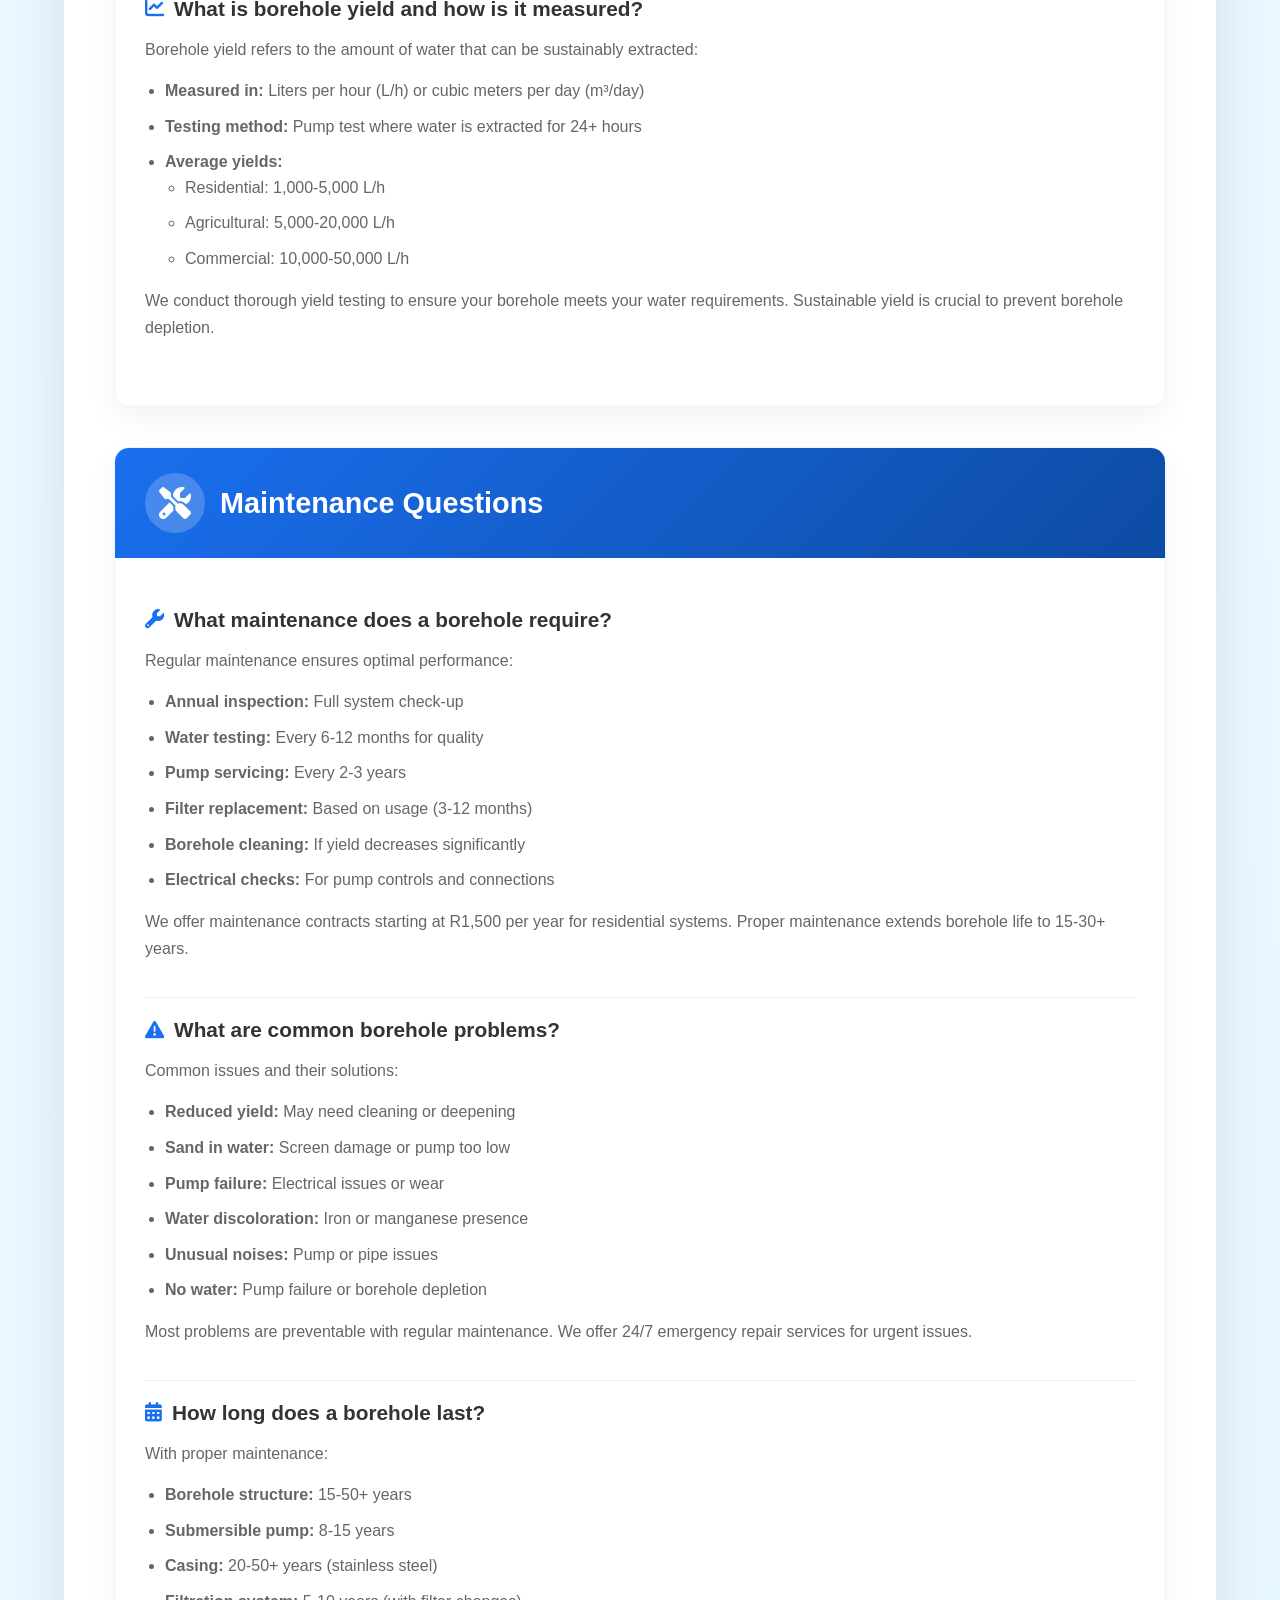
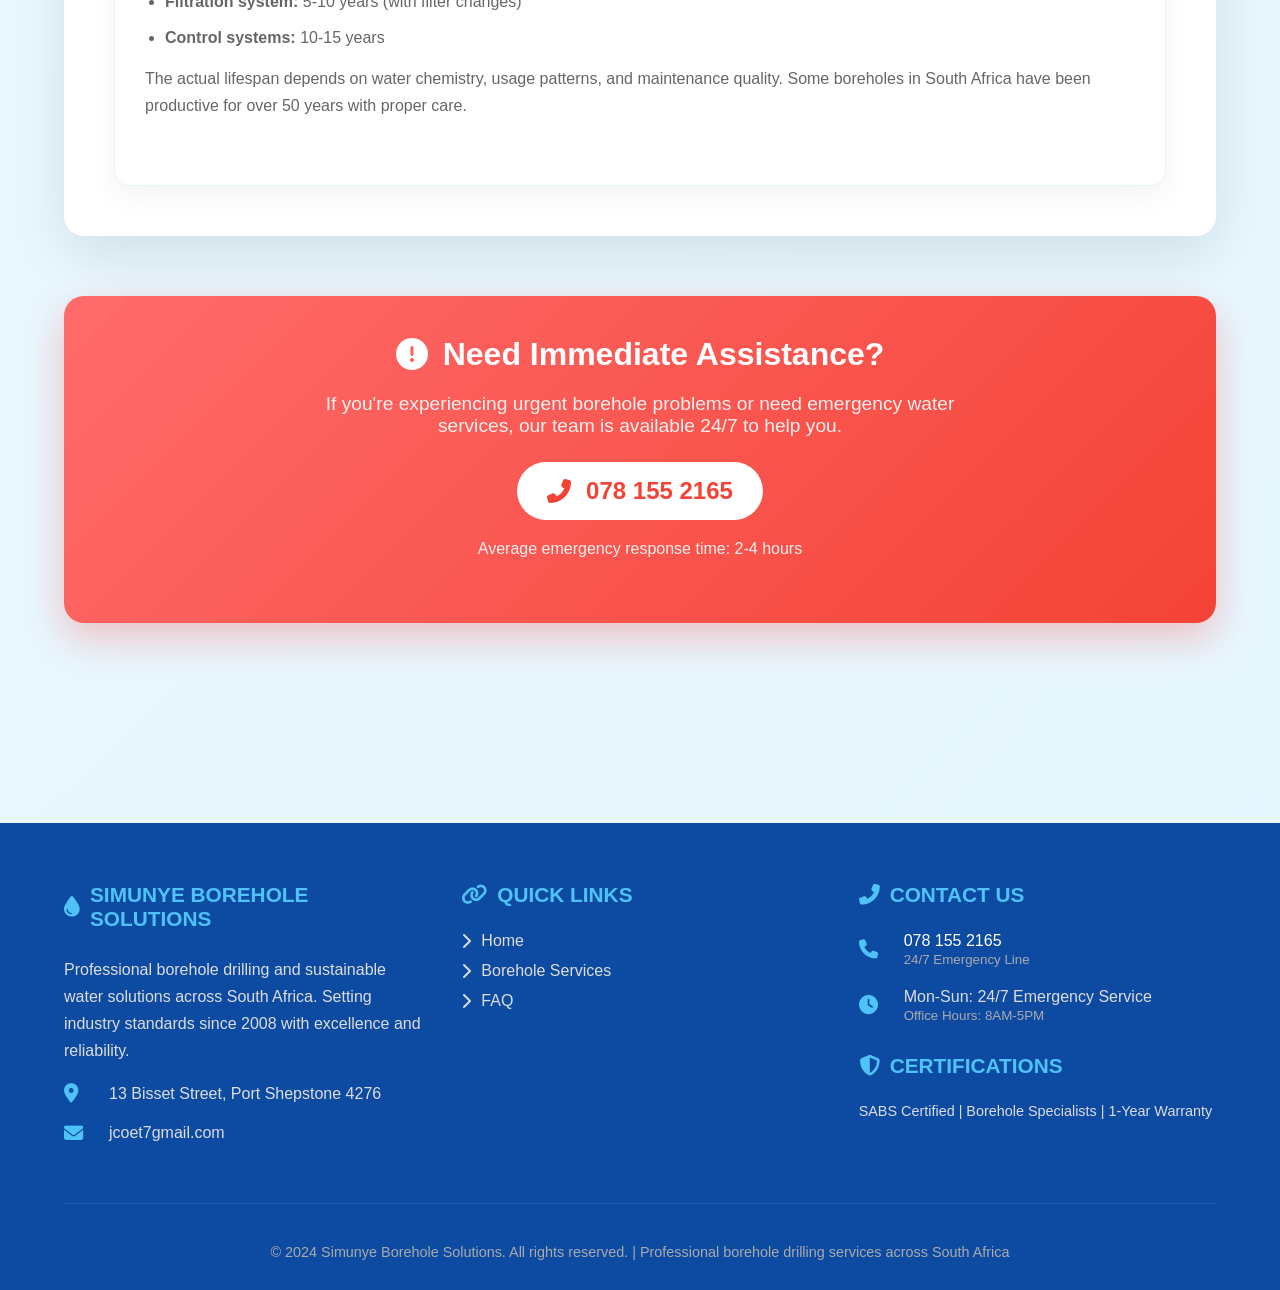
<file: borehol-FAQ.html>
﻿<!DOCTYPE html>
<html lang="en">
<head>
    <meta charset="UTF-8">
    <meta name="viewport" content="width=device-width, initial-scale=1.0">
    <title>Borehole FAQ Help System | Simunye Borehole Solutions</title>
    <link rel="stylesheet" href="https://cdnjs.cloudflare.com/ajax/libs/font-awesome/6.4.0/css/all.min.css">
    <style>
        :root {
            --water-blue: #1a6fef;
            --light-blue: #4fc3f7;
            --dark-blue: #0d4ba3;
            --earth-brown: #8d6e63;
            --eco-green: #4caf50;
            --warning-orange: #ff9800;
            --danger-red: #f44336;
        }

        * {
            margin: 0;
            padding: 0;
            box-sizing: border-box;
            font-family: 'Segoe UI', Tahoma, Geneva, Verdana, sans-serif;
        }

        body {
            background: linear-gradient(135deg, #f0f8ff 0%, #e6f7ff 100%);
            min-height: 100vh;
            position: relative;
        }

        /* Animated Water Background */
        .water-bg {
            position: fixed;
            top: 0;
            left: 0;
            width: 100%;
            height: 100%;
            z-index: -2;
            background: linear-gradient(180deg, #e3f2fd 0%, #bbdefb 100%);
            overflow: hidden;
        }

        .water-wave {
            position: absolute;
            bottom: 0;
            left: 0;
            width: 200%;
            height: 100px;
            background: url('data:image/svg+xml;utf8,<svg viewBox="0 0 1200 120" xmlns="http://www.w3.org/2000/svg"><path d="M0 59L50 55C100 51 200 43 300 40C400 37 500 39 600 43C700 47 800 53 900 55C1000 57 1100 55 1150 54L1200 53V121H1150C1100 121 1000 121 900 121C800 121 700 121 600 121C500 121 400 121 300 121C200 121 100 121 50 121H0V59Z" fill="%234fc3f7"/></svg>');
            background-size: 1200px 100px;
            animation: wave 12s linear infinite;
            opacity: 0.3;
        }

            .water-wave:nth-child(2) {
                animation: wave 18s linear infinite;
                opacity: 0.2;
                bottom: 20px;
            }

        @keyframes wave {
            0% {
                transform: translateX(0);
            }

            100% {
                transform: translateX(-600px);
            }
        }

        /* Unique Navigation */
        .nav-container {
            position: fixed;
            top: 0;
            left: 0;
            width: 100%;
            z-index: 1000;
            background: rgba(255, 255, 255, 0.95);
            backdrop-filter: blur(10px);
            box-shadow: 0 5px 20px rgba(0, 0, 0, 0.1);
            transition: all 0.3s ease;
        }

            .nav-container.scrolled {
                background: rgba(255, 255, 255, 0.98);
                padding-top: 5px;
                padding-bottom: 5px;
            }

        .nav-content {
            display: flex;
            justify-content: space-between;
            align-items: center;
            padding: 15px 5%;
            max-width: 1400px;
            margin: 0 auto;
        }

        .nav-logo {
            display: flex;
            align-items: center;
            text-decoration: none;
        }

        .logo-circle {
            width: 50px;
            height: 50px;
            background: linear-gradient(135deg, var(--water-blue), var(--light-blue));
            border-radius: 50%;
            display: flex;
            align-items: center;
            justify-content: center;
            margin-right: 15px;
            box-shadow: 0 4px 10px rgba(26, 111, 239, 0.3);
        }

            .logo-circle i {
                font-size: 24px;
                color: white;
            }

        .logo-text {
            display: flex;
            flex-direction: column;
        }

        .logo-main {
            font-family: 'Segoe UI', Tahoma, Geneva, Verdana, sans-serif;
            font-weight: 800;
            font-size: 24px;
            color: var(--dark-blue);
            line-height: 1;
        }

        .logo-sub {
            font-size: 11px;
            color: var(--water-blue);
            letter-spacing: 2px;
            font-weight: 600;
        }

        .nav-menu {
            display: flex;
            list-style: none;
            gap: 30px;
        }

        .nav-link {
            text-decoration: none;
            color: var(--dark-blue);
            font-weight: 600;
            font-size: 15px;
            position: relative;
            padding: 5px 0;
            transition: color 0.3s ease;
            display: flex;
            align-items: center;
            gap: 8px;
        }

            .nav-link i {
                font-size: 14px;
                color: var(--water-blue);
            }

            .nav-link:after {
                content: '';
                position: absolute;
                bottom: 0;
                left: 0;
                width: 0;
                height: 2px;
                background: linear-gradient(to right, var(--water-blue), var(--light-blue));
                transition: width 0.3s ease;
            }

            .nav-link:hover:after, .nav-link.active:after {
                width: 100%;
            }

            .nav-link:hover, .nav-link.active {
                color: var(--water-blue);
            }

        .nav-cta {
            background: linear-gradient(135deg, var(--water-blue), var(--dark-blue));
            color: white;
            padding: 12px 25px;
            border-radius: 30px;
            font-weight: 600;
            text-decoration: none;
            display: flex;
            align-items: center;
            gap: 10px;
            box-shadow: 0 5px 15px rgba(26, 111, 239, 0.3);
            transition: all 0.3s ease;
        }

            .nav-cta:hover {
                transform: translateY(-3px);
                box-shadow: 0 8px 20px rgba(26, 111, 239, 0.4);
                color: white;
            }

        .mobile-toggle {
            display: none;
            font-size: 24px;
            color: var(--water-blue);
            cursor: pointer;
        }

        /* Main Content */
        .main-content {
            padding: 150px 5% 100px;
            max-width: 1400px;
            margin: 0 auto;
        }

        .page-header {
            text-align: center;
            margin-bottom: 60px;
            padding-bottom: 30px;
            border-bottom: 2px solid rgba(79, 195, 247, 0.2);
        }

            .page-header h1 {
                color: var(--dark-blue);
                font-size: 3.5rem;
                margin-bottom: 20px;
                display: flex;
                align-items: center;
                justify-content: center;
                gap: 20px;
            }

                .page-header h1 i {
                    color: var(--water-blue);
                    font-size: 3rem;
                }

            .page-header p {
                color: #666;
                font-size: 1.3rem;
                max-width: 800px;
                margin: 0 auto;
                line-height: 1.6;
            }

        /* FAQ Content Styles */
        .faq-content-section {
            background: white;
            border-radius: 20px;
            padding: 50px;
            box-shadow: 0 20px 60px rgba(0, 0, 0, 0.1);
            margin-bottom: 60px;
        }

        .content-description {
            text-align: center;
            margin-bottom: 50px;
            padding: 30px;
            background: linear-gradient(135deg, #f8fbff 0%, #f0f8ff 100%);
            border-radius: 15px;
            border-left: 5px solid var(--water-blue);
        }

            .content-description h2 {
                color: var(--dark-blue);
                margin-bottom: 20px;
                font-size: 2.2rem;
            }

            .content-description p {
                color: #666;
                font-size: 1.1rem;
                line-height: 1.7;
                max-width: 900px;
                margin: 0 auto;
            }

        /* FAQ Categories */
        .faq-categories-container {
            display: flex;
            flex-direction: column;
            gap: 40px;
        }

        .faq-category-card {
            background: white;
            border-radius: 15px;
            padding: 0;
            box-shadow: 0 10px 30px rgba(0, 0, 0, 0.05);
            border: 1px solid #e6f7ff;
            overflow: hidden;
            transition: all 0.3s ease;
        }

            .faq-category-card:hover {
                transform: translateY(-5px);
                box-shadow: 0 15px 40px rgba(0, 0, 0, 0.1);
            }

        .category-header {
            background: linear-gradient(135deg, var(--water-blue), var(--dark-blue));
            color: white;
            padding: 25px 30px;
            display: flex;
            align-items: center;
            gap: 15px;
        }

            .category-header i {
                font-size: 2rem;
                background: rgba(255, 255, 255, 0.2);
                width: 60px;
                height: 60px;
                border-radius: 50%;
                display: flex;
                align-items: center;
                justify-content: center;
            }

            .category-header h3 {
                font-size: 1.8rem;
                flex: 1;
            }

        .category-questions {
            padding: 30px;
        }

        .faq-question-item {
            border-bottom: 1px solid #eee;
            padding: 20px 0;
            overflow: hidden;
        }

            .faq-question-item:last-child {
                border-bottom: none;
            }

            .faq-question-item h4 {
                color: #333;
                font-size: 1.3rem;
                margin-bottom: 15px;
                display: flex;
                align-items: center;
                gap: 10px;
            }

                .faq-question-item h4 i {
                    color: var(--water-blue);
                    font-size: 1.2rem;
                }

            .faq-question-item p {
                color: #666;
                line-height: 1.7;
                margin-bottom: 15px;
            }

            .faq-question-item ul {
                padding-left: 20px;
                margin-bottom: 15px;
            }

            .faq-question-item li {
                color: #666;
                margin-bottom: 10px;
                line-height: 1.6;
            }

        /* Emergency Contact Banner */
        .emergency-banner {
            background: linear-gradient(135deg, #ff6b6b, var(--danger-red));
            color: white;
            padding: 40px;
            border-radius: 20px;
            text-align: center;
            margin-top: 60px;
            box-shadow: 0 15px 40px rgba(244, 67, 54, 0.3);
        }

            .emergency-banner h3 {
                font-size: 2rem;
                margin-bottom: 20px;
                display: flex;
                align-items: center;
                justify-content: center;
                gap: 15px;
            }

            .emergency-banner p {
                font-size: 1.2rem;
                margin-bottom: 25px;
                opacity: 0.9;
                max-width: 700px;
                margin-left: auto;
                margin-right: auto;
            }

        .emergency-contact {
            display: inline-flex;
            align-items: center;
            gap: 15px;
            background: white;
            color: var(--danger-red);
            padding: 15px 30px;
            border-radius: 50px;
            font-size: 1.5rem;
            font-weight: 700;
            text-decoration: none;
            transition: all 0.3s ease;
        }

            .emergency-contact:hover {
                transform: translateY(-5px);
                box-shadow: 0 10px 25px rgba(0, 0, 0, 0.2);
            }

        /* Footer */
        .footer {
            background: var(--dark-blue);
            color: white;
            padding: 60px 5% 30px;
            margin-top: 100px;
        }

        .footer-content {
            display: grid;
            grid-template-columns: repeat(auto-fit, minmax(300px, 1fr));
            gap: 40px;
            max-width: 1400px;
            margin: 0 auto;
        }

        .footer-col h4 {
            color: var(--light-blue);
            margin-bottom: 25px;
            font-size: 1.3rem;
            display: flex;
            align-items: center;
            gap: 10px;
        }

        .footer-links {
            list-style: none;
        }

            .footer-links li {
                margin-bottom: 12px;
            }

            .footer-links a {
                color: #ddd;
                text-decoration: none;
                transition: color 0.3s ease;
                display: flex;
                align-items: center;
                gap: 10px;
            }

                .footer-links a:hover {
                    color: white;
                    transform: translateX(5px);
                }

        .contact-info {
            display: flex;
            align-items: center;
            gap: 15px;
            margin-bottom: 20px;
            color: #ddd;
        }

            .contact-info i {
                color: var(--light-blue);
                font-size: 1.2rem;
                width: 30px;
            }

        .copyright {
            text-align: center;
            padding-top: 40px;
            margin-top: 40px;
            border-top: 1px solid rgba(255, 255, 255, 0.1);
            color: #aaa;
            font-size: 0.9rem;
            max-width: 1400px;
            margin-left: auto;
            margin-right: auto;
        }

        /* Main Help Button Styles */
        .help-button-container {
            position: fixed;
            bottom: 30px;
            right: 30px;
            z-index: 1000;
        }

        .help-button {
            width: 70px;
            height: 70px;
            background: linear-gradient(135deg, var(--water-blue), var(--dark-blue));
            border-radius: 50%;
            display: flex;
            justify-content: center;
            align-items: center;
            color: white;
            font-size: 28px;
            cursor: pointer;
            box-shadow: 0 10px 30px rgba(26, 111, 239, 0.4);
            transition: all 0.3s ease;
            border: 3px solid white;
            position: relative;
            z-index: 1001;
            animation: float 3s ease-in-out infinite;
        }

            .help-button:hover {
                transform: scale(1.1);
                box-shadow: 0 15px 40px rgba(26, 111, 239, 0.6);
            }

            .help-button.active {
                transform: rotate(45deg);
                background: linear-gradient(135deg, var(--danger-red), #d32f2f);
            }

        @keyframes float {
            0%, 100% {
                transform: translateY(0);
            }

            50% {
                transform: translateY(-10px);
            }
        }

        .help-button .badge {
            position: absolute;
            top: -5px;
            right: -5px;
            background: var(--danger-red);
            color: white;
            width: 25px;
            height: 25px;
            border-radius: 50%;
            font-size: 12px;
            font-weight: bold;
            display: flex;
            justify-content: center;
            align-items: center;
            animation: pulse 2s infinite;
        }

        @keyframes pulse {
            0%, 100% {
                transform: scale(1);
            }

            50% {
                transform: scale(1.1);
            }
        }

        /* FAQ Panel Styles */
        .faq-panel {
            position: fixed;
            bottom: 120px;
            right: 30px;
            width: 500px;
            max-height: 460px;
            background: white;
            border-radius: 20px;
            box-shadow: 0 20px 60px rgba(0, 0, 0, 0.2);
            z-index: 1000;
            overflow: hidden;
            transform: translateY(20px) scale(0.9);
            opacity: 0;
            visibility: hidden;
            transition: all 0.4s cubic-bezier(0.175, 0.885, 0.32, 1.275);
        }

            .faq-panel.active {
                transform: translateY(0) scale(1);
                opacity: 1;
                visibility: visible;
            }

        .faq-panel-header {
            background: linear-gradient(135deg, var(--water-blue), var(--dark-blue));
            color: white;
            padding: 25px;
            position: relative;
        }

            .faq-panel-header h3 {
                font-size: 1.5rem;
                display: flex;
                align-items: center;
                gap: 10px;
            }

                .faq-panel-header h3 i {
                    font-size: 1.8rem;
                }

        .faq-panel-close {
            position: absolute;
            top: 20px;
            right: 20px;
            background: rgba(255, 255, 255, 0.2);
            width: 35px;
            height: 35px;
            border-radius: 50%;
            display: flex;
            justify-content: center;
            align-items: center;
            cursor: pointer;
            transition: all 0.3s ease;
        }

            .faq-panel-close:hover {
                background: rgba(255, 255, 255, 0.3);
                transform: rotate(90deg);
            }

        .faq-panel-tabs {
            display: flex;
            background: rgba(255, 255, 255, 0.1);
            border-radius: 10px;
            padding: 5px;
            margin-top: 15px;
        }

        .faq-panel-tab {
            flex: 1;
            text-align: center;
            padding: 10px;
            border-radius: 8px;
            cursor: pointer;
            font-weight: 600;
            transition: all 0.3s ease;
            color: rgba(255, 255, 255, 0.8);
        }

            .faq-panel-tab.active {
                background: white;
                color: var(--water-blue);
            }

        .faq-panel-content {
            max-height: 450px;
            overflow-y: auto;
            padding: 0;
        }

        .faq-panel-category {
            display: none;
        }

            .faq-panel-category.active {
                display: block;
            }

        .faq-panel-item {
            border-bottom: 1px solid #eee;
            padding: 0;
            overflow: hidden;
        }

        .faq-panel-question {
            padding: 20px;
            display: flex;
            justify-content: space-between;
            align-items: center;
            cursor: pointer;
            transition: all 0.3s ease;
        }

            .faq-panel-question:hover {
                background: #f9f9f9;
            }

            .faq-panel-question h4 {
                font-size: 1rem;
                color: #333;
                font-weight: 600;
                flex: 1;
            }

            .faq-panel-question i {
                color: var(--water-blue);
                transition: transform 0.3s ease;
            }

        .faq-panel-item.active .faq-panel-question i {
            transform: rotate(180deg);
        }

        .faq-panel-answer {
            padding: 0 20px;
            max-height: 0;
            overflow: hidden;
            transition: all 0.3s ease;
            background: #f9f9f9;
        }

        .faq-panel-item.active .faq-panel-answer {
            padding: 20px;
            max-height: 500px;
        }

        .faq-panel-answer p {
            color: #666;
            line-height: 1.6;
            margin-bottom: 15px;
        }

        .faq-panel-answer ul {
            padding-left: 20px;
            margin-bottom: 15px;
        }

        .faq-panel-answer li {
            color: #666;
            margin-bottom: 8px;
            line-height: 1.5;
        }

        .faq-panel-search {
            padding: 20px;
            background: #f5f9ff;
            border-bottom: 1px solid #e6f0ff;
        }

        .faq-panel-search-box {
            position: relative;
        }

            .faq-panel-search-box input {
                width: 100%;
                padding: 12px 20px 12px 45px;
                border: 2px solid #e6f0ff;
                border-radius: 10px;
                font-size: 1rem;
                transition: all 0.3s ease;
            }

                .faq-panel-search-box input:focus {
                    outline: none;
                    border-color: var(--water-blue);
                    box-shadow: 0 0 0 3px rgba(26, 111, 239, 0.1);
                }

            .faq-panel-search-box i {
                position: absolute;
                left: 15px;
                top: 50%;
                transform: translateY(-50%);
                color: var(--water-blue);
                font-size: 1.2rem;
            }

        .faq-panel-no-results {
            padding: 40px 20px;
            text-align: center;
            color: #999;
            display: none;
        }

            .faq-panel-no-results i {
                font-size: 3rem;
                margin-bottom: 15px;
                color: #ddd;
            }

        .faq-panel-emergency-help {
            background: linear-gradient(135deg, #ff6b6b, var(--danger-red));
            color: white;
            padding: 20px;
            margin: 20px;
            border-radius: 15px;
            text-align: center;
            box-shadow: 0 10px 30px rgba(244, 67, 54, 0.3);
        }

            .faq-panel-emergency-help h4 {
                display: flex;
                align-items: center;
                justify-content: center;
                gap: 10px;
                margin-bottom: 10px;
                font-size: 1.2rem;
            }

            .faq-panel-emergency-help a {
                display: inline-block;
                background: white;
                color: var(--danger-red);
                padding: 10px 25px;
                border-radius: 30px;
                font-weight: bold;
                text-decoration: none;
                margin-top: 10px;
                transition: all 0.3s ease;
            }

                .faq-panel-emergency-help a:hover {
                    transform: translateY(-3px);
                    box-shadow: 0 10px 20px rgba(0, 0, 0, 0.2);
                }

        /* Responsive Styles */
        @media (max-width: 1100px) {
            .nav-menu {
                gap: 20px;
            }

            .page-header h1 {
                font-size: 2.8rem;
            }
        }

        @media (max-width: 992px) {
            .nav-menu {
                display: none;
                position: absolute;
                top: 100%;
                left: 0;
                width: 100%;
                background: white;
                flex-direction: column;
                padding: 20px;
                box-shadow: 0 10px 30px rgba(0, 0, 0, 0.1);
                gap: 15px;
            }

                .nav-menu.show {
                    display: flex;
                }

            .mobile-toggle {
                display: block;
            }

            .nav-cta {
                display: none;
            }

            .page-header h1 {
                font-size: 2.3rem;
                flex-direction: column;
                gap: 10px;
            }

            .faq-content-section {
                padding: 30px;
            }

            .faq-panel {
                width: calc(100vw - 60px);
                right: 20px;
                bottom: 110px;
                max-height: 70vh;
            }
        }

        @media (max-width: 768px) {
            .main-content {
                padding: 130px 20px 60px;
            }

            .page-header h1 {
                font-size: 2rem;
            }

            .page-header p {
                font-size: 1.1rem;
            }

            .content-description {
                padding: 20px;
            }

                .content-description h2 {
                    font-size: 1.8rem;
                }

            .category-header {
                flex-direction: column;
                text-align: center;
                gap: 10px;
                padding: 20px;
            }

                .category-header h3 {
                    font-size: 1.5rem;
                }

            .emergency-contact {
                font-size: 1.2rem;
                padding: 12px 25px;
                flex-direction: column;
                gap: 10px;
            }

            .help-button-container {
                bottom: 20px;
                right: 20px;
            }
        }

        @media (max-width: 480px) {
            .faq-panel {
                width: calc(100vw - 40px);
                right: 10px;
                bottom: 100px;
            }

            .help-button {
                width: 60px;
                height: 60px;
                font-size: 24px;
            }

            .page-header h1 {
                font-size: 1.8rem;
            }

            .faq-content-section {
                padding: 20px;
            }

            .category-questions {
                padding: 20px;
            }

            .faq-question-item h4 {
                font-size: 1.1rem;
            }
        }
    </style>
</head>
<body>
    <!-- Animated Water Background -->
    <div class="water-bg">
        <div class="water-wave"></div>
        <div class="water-wave"></div>
    </div>

    <!-- Unique Navigation -->
    <nav class="nav-container" id="navbar">
        <div class="nav-content">
            <a href="/" class="nav-logo">
                <div class="logo-circle">
                    <i class="fas fa-tint"></i>
                </div>
                <div class="logo-text">
                    <span class="logo-main">SIMUNYE</span>
                    <span class="logo-sub">BOREHOLE SOLUTIONS</span>
                </div>
            </a>

            <div class="mobile-toggle" id="mobileToggle">
                <i class="fas fa-bars"></i>
            </div>

            <ul class="nav-menu" id="navMenu">
                <li><a href="/" class="nav-link"><i class="fas fa-home"></i> HOME</a></li>
                <li><a href="/borehole-services.html" class="nav-link"><i class="fas fa-water"></i> BOREHOLE SERVICES</a></li>
                <li><a href="/borehole-faq.html" class="nav-link active"><i class="fas fa-question-circle"></i> FAQ</a></li>
            </ul>

            <a href="tel:0781552165" class="nav-cta desktop-cta">
                <i class="fas fa-phone-alt"></i> CALL NOW
            </a>
        </div>
    </nav>

    <!-- Main Content -->
    <div class="main-content">
        <div class="page-header">
            <h1><i class="fas fa-question-circle"></i> Borehole Frequently Asked Questions</h1>
            <p>Find answers to the most common questions about borehole drilling, maintenance, costs, and water solutions in South Africa.</p>
        </div>

        <div class="faq-content-section">
            <div class="content-description">
                <h2>Your Borehole Questions Answered</h2>
                <p>We've compiled comprehensive answers to the questions we hear most often from our clients. Whether you're considering drilling a new borehole, need maintenance on an existing one, or have questions about water quality and regulations, you'll find the information you need here.</p>
            </div>

            <div class="faq-categories-container">
                <!-- General FAQs -->
                <div class="faq-category-card">
                    <div class="category-header">
                        <i class="fas fa-info-circle"></i>
                        <h3>General Borehole Questions</h3>
                    </div>
                    <div class="category-questions">
                        <div class="faq-question-item">
                            <h4><i class="fas fa-question"></i> What is a borehole and how does it work?</h4>
                            <p>A borehole is a narrow shaft drilled into the ground to access underground water. The process involves:</p>
                            <ul>
                                <li>Drilling through soil and rock layers to reach the water table</li>
                                <li>Installing casing to prevent collapse and contamination</li>
                                <li>Adding a screen to filter out sediment</li>
                                <li>Installing a pump system to bring water to the surface</li>
                                <li>Connecting to your property's water system</li>
                            </ul>
                            <p>Boreholes provide a sustainable, independent water source for residential, agricultural, or commercial use.</p>
                        </div>

                        <div class="faq-question-item">
                            <h4><i class="fas fa-ruler-vertical"></i> How deep should a borehole be?</h4>
                            <p>Borehole depth varies significantly based on location and geology:</p>
                            <ul>
                                <li><strong>Shallow boreholes:</strong> 15-50 meters (for seasonal water)</li>
                                <li><strong>Average residential:</strong> 50-150 meters</li>
                                <li><strong>Commercial/Agricultural:</strong> 100-300 meters</li>
                                <li><strong>Deep boreholes:</strong> 300+ meters (in arid regions)</li>
                            </ul>
                            <p>We conduct geophysical surveys to determine optimal depth before drilling. Deeper isn't always better - the goal is to reach sustainable aquifers with good water quality.</p>
                        </div>

                        <div class="faq-question-item">
                            <h4><i class="fas fa-file-alt"></i> Do I need permission to drill a borehole?</h4>
                            <p>Yes, borehole drilling requires proper authorization in South Africa:</p>
                            <ul>
                                <li><strong>Water Use License:</strong> Required for large-scale extraction</li>
                                <li><strong>Municipal Permission:</strong> Needed in urban areas</li>
                                <li><strong>Environmental Assessment:</strong> For sensitive areas</li>
                                <li><strong>Geological Survey:</strong> To identify optimal drilling points</li>
                            </ul>
                            <p>We handle all permit applications and regulatory compliance as part of our service. The process typically takes 4-8 weeks depending on your location and the scale of the project.</p>
                        </div>

                        <div class="faq-question-item">
                            <h4><i class="fas fa-clock"></i> How long does borehole drilling take?</h4>
                            <p>The timeline varies based on several factors:</p>
                            <ul>
                                <li><strong>Site assessment & permits:</strong> 1-2 weeks</li>
                                <li><strong>Actual drilling:</strong> 2-5 days for a typical residential borehole</li>
                                <li><strong>Casing & development:</strong> 1-2 days</li>
                                <li><strong>Pump installation:</strong> 1-2 days</li>
                                <li><strong>Water testing & commissioning:</strong> 1 week</li>
                            </ul>
                            <p>Total project completion typically takes 3-6 weeks from start to finish. Complex projects or difficult geological conditions may extend this timeline.</p>
                        </div>
                    </div>
                </div>

                <!-- Technical FAQs -->
                <div class="faq-category-card">
                    <div class="category-header">
                        <i class="fas fa-cogs"></i>
                        <h3>Technical Questions</h3>
                    </div>
                    <div class="category-questions">
                        <div class="faq-question-item">
                            <h4><i class="fas fa-tint"></i> What types of pumps are available?</h4>
                            <p>We offer several pump options based on your needs:</p>
                            <ul>
                                <li><strong>Submersible pumps:</strong> Most common, placed inside the borehole</li>
                                <li><strong>Solar-powered pumps:</strong> Eco-friendly, off-grid operation</li>
                                <li><strong>Jet pumps:</strong> For shallow wells (less than 25 meters)</li>
                                <li><strong>Centrifugal pumps:</strong> For high-volume applications</li>
                                <li><strong>Hand pumps:</strong> For basic needs without electricity</li>
                            </ul>
                            <p>We recommend submersible pumps for most residential applications due to their efficiency, reliability, and quiet operation.</p>
                        </div>

                        <div class="faq-question-item">
                            <h4><i class="fas fa-glass-whiskey"></i> Can borehole water be used for drinking?</h4>
                            <p>Borehole water can be safe for drinking after proper treatment:</p>
                            <ul>
                                <li><strong>Water testing:</strong> Essential to identify contaminants</li>
                                <li><strong>Filtration systems:</strong> Remove sediment, bacteria, and particles</li>
                                <li><strong>UV treatment:</strong> Kills microorganisms</li>
                                <li><strong>Reverse osmosis:</strong> Removes dissolved solids and chemicals</li>
                                <li><strong>Mineral balancing:</strong> Ensures healthy mineral content</li>
                            </ul>
                            <p>We provide comprehensive water testing and recommend appropriate treatment systems based on the results. Never drink untreated borehole water.</p>
                        </div>

                        <div class="faq-question-item">
                            <h4><i class="fas fa-chart-line"></i> What is borehole yield and how is it measured?</h4>
                            <p>Borehole yield refers to the amount of water that can be sustainably extracted:</p>
                            <ul>
                                <li><strong>Measured in:</strong> Liters per hour (L/h) or cubic meters per day (m³/day)</li>
                                <li><strong>Testing method:</strong> Pump test where water is extracted for 24+ hours</li>
                                <li>
                                    <strong>Average yields:</strong>
                                    <ul>
                                        <li>Residential: 1,000-5,000 L/h</li>
                                        <li>Agricultural: 5,000-20,000 L/h</li>
                                        <li>Commercial: 10,000-50,000 L/h</li>
                                    </ul>
                                </li>
                            </ul>
                            <p>We conduct thorough yield testing to ensure your borehole meets your water requirements. Sustainable yield is crucial to prevent borehole depletion.</p>
                        </div>
                    </div>
                </div>


                <!-- Maintenance FAQs -->
                <div class="faq-category-card">
                    <div class="category-header">
                        <i class="fas fa-tools"></i>
                        <h3>Maintenance Questions</h3>
                    </div>
                    <div class="category-questions">
                        <div class="faq-question-item">
                            <h4><i class="fas fa-wrench"></i> What maintenance does a borehole require?</h4>
                            <p>Regular maintenance ensures optimal performance:</p>
                            <ul>
                                <li><strong>Annual inspection:</strong> Full system check-up</li>
                                <li><strong>Water testing:</strong> Every 6-12 months for quality</li>
                                <li><strong>Pump servicing:</strong> Every 2-3 years</li>
                                <li><strong>Filter replacement:</strong> Based on usage (3-12 months)</li>
                                <li><strong>Borehole cleaning:</strong> If yield decreases significantly</li>
                                <li><strong>Electrical checks:</strong> For pump controls and connections</li>
                            </ul>
                            <p>We offer maintenance contracts starting at R1,500 per year for residential systems. Proper maintenance extends borehole life to 15-30+ years.</p>
                        </div>

                        <div class="faq-question-item">
                            <h4><i class="fas fa-exclamation-triangle"></i> What are common borehole problems?</h4>
                            <p>Common issues and their solutions:</p>
                            <ul>
                                <li><strong>Reduced yield:</strong> May need cleaning or deepening</li>
                                <li><strong>Sand in water:</strong> Screen damage or pump too low</li>
                                <li><strong>Pump failure:</strong> Electrical issues or wear</li>
                                <li><strong>Water discoloration:</strong> Iron or manganese presence</li>
                                <li><strong>Unusual noises:</strong> Pump or pipe issues</li>
                                <li><strong>No water:</strong> Pump failure or borehole depletion</li>
                            </ul>
                            <p>Most problems are preventable with regular maintenance. We offer 24/7 emergency repair services for urgent issues.</p>
                        </div>

                        <div class="faq-question-item">
                            <h4><i class="fas fa-calendar-alt"></i> How long does a borehole last?</h4>
                            <p>With proper maintenance:</p>
                            <ul>
                                <li><strong>Borehole structure:</strong> 15-50+ years</li>
                                <li><strong>Submersible pump:</strong> 8-15 years</li>
                                <li><strong>Casing:</strong> 20-50+ years (stainless steel)</li>
                                <li><strong>Filtration system:</strong> 5-10 years (with filter changes)</li>
                                <li><strong>Control systems:</strong> 10-15 years</li>
                            </ul>
                            <p>The actual lifespan depends on water chemistry, usage patterns, and maintenance quality. Some boreholes in South Africa have been productive for over 50 years with proper care.</p>
                        </div>
                    </div>
                </div>
            </div>
        </div>

        <!-- Emergency Contact Banner -->
        <div class="emergency-banner">
            <h3><i class="fas fa-exclamation-circle"></i> Need Immediate Assistance?</h3>
            <p>If you're experiencing urgent borehole problems or need emergency water services, our team is available 24/7 to help you.</p>
            <a href="tel:0781552165" class="emergency-contact">
                <i class="fas fa-phone-alt"></i>
                <span>078 155 2165</span>
            </a>
            <p style="margin-top: 20px; font-size: 1rem;">Average emergency response time: 2-4 hours</p>
        </div>
    </div>

    <!-- Footer -->
    <footer class="footer">
        <div class="footer-content">
            <div class="footer-col">
                <h4><i class="fas fa-tint"></i> SIMUNYE BOREHOLE SOLUTIONS</h4>
                <p style="color: #ddd; line-height: 1.7; margin-bottom: 20px;">Professional borehole drilling and sustainable water solutions across South Africa. Setting industry standards since 2008 with excellence and reliability.</p>
                <div class="contact-info">
                    <i class="fas fa-map-marker-alt"></i>
                    <div>13 Bisset Street, Port Shepstone 4276</div>
                </div>
                <div class="contact-info">
                    <i class="fas fa-envelope"></i>
                    <div>jcoet7gmail.com</div>
                </div>
            </div>

            <div class="footer-col">
                <h4><i class="fas fa-link"></i> QUICK LINKS</h4>
                <ul class="footer-links">
                    <li><a href="/"><i class="fas fa-chevron-right"></i> Home</a></li>
                    <li><a href="/borehole-services.html"><i class="fas fa-chevron-right"></i> Borehole Services</a></li>
                    <li><a href="/borehole-faq.html"><i class="fas fa-chevron-right"></i> FAQ</a></li>
                </ul>
            </div>

            <div class="footer-col">
                <h4><i class="fas fa-phone-alt"></i> CONTACT US</h4>
                <div class="contact-info">
                    <i class="fas fa-phone"></i>
                    <div>
                        <a href="tel:0781552165" style="color: white; text-decoration: none;">078 155 2165</a><br>
                        <small style="color: #aaa;">24/7 Emergency Line</small>
                    </div>
                </div>
                <div class="contact-info">
                    <i class="fas fa-clock"></i>
                    <div>
                        <span>Mon-Sun: 24/7 Emergency Service</span><br>
                        <small style="color: #aaa;">Office Hours: 8AM-5PM</small>
                    </div>
                </div>
                <h4 style="margin-top: 30px;"><i class="fas fa-shield-alt"></i> CERTIFICATIONS</h4>
                <p style="color: #ddd; font-size: 0.9rem;">SABS Certified | Borehole Specialists | 1-Year Warranty</p>
            </div>
        </div>

        <div class="copyright">
            <p>&copy; 2024 Simunye Borehole Solutions. All rights reserved. | Professional borehole drilling services across South Africa</p>
        </div>
    </footer>

    <!-- Help Button -->
    <div class="help-button-container">
        <div class="help-button" id="helpButton">
            <i class="fas fa-question"></i>
            <div class="badge">?</div>
        </div>
    </div>

    <!-- FAQ Panel -->
    <div class="faq-panel" id="faqPanel">
        <div class="faq-panel-header">
            <h3><i class="fas fa-tint"></i> Quick Borehole Help</h3>
            <div class="faq-panel-close" id="closeFaq">
                <i class="fas fa-times"></i>
            </div>

            <div class="faq-panel-tabs">
                <div class="faq-panel-tab active" data-category="general">General</div>
                <div class="faq-panel-tab" data-category="technical">Technical</div>
                <div class="faq-panel-tab" data-category="maintenance">Maintenance</div>
            </div>
        </div>

        <div class="faq-panel-search">
            <div class="faq-panel-search-box">
                <i class="fas fa-search"></i>
                <input type="text" id="faqSearch" placeholder="Search borehole questions...">
            </div>
        </div>

        <div class="faq-panel-content">
            <!-- General FAQs -->
            <div class="faq-panel-category active" id="category-general">
                <div class="faq-panel-item">
                    <div class="faq-panel-question">
                        <h4>What is a borehole and how does it work?</h4>
                        <i class="fas fa-chevron-down"></i>
                    </div>
                    <div class="faq-panel-answer">
                        <p>A borehole is a narrow shaft drilled into the ground to access underground water. We drill through soil and rock layers, install casing to prevent collapse, add screening to filter sediment, and install pumps to bring water to the surface.</p>
                    </div>
                </div>

                <div class="faq-panel-item">
                    <div class="faq-panel-question">
                        <h4>How deep should a borehole be?</h4>
                        <i class="fas fa-chevron-down"></i>
                    </div>
                    <div class="faq-panel-answer">
                        <p>Depth varies by location: 15-50m for shallow, 50-150m for residential, 100-300m for commercial/agricultural. We conduct geophysical surveys to determine optimal depth.</p>
                    </div>
                </div>
            </div>

            <!-- Technical FAQs -->
            <div class="faq-panel-category" id="category-technical">
                <div class="faq-panel-item">
                    <div class="faq-panel-question">
                        <h4>What pump types are available?</h4>
                        <i class="fas fa-chevron-down"></i>
                    </div>
                    <div class="faq-panel-answer">
                        <p>Submersible (most common), solar-powered, jet, centrifugal, and hand pumps. We recommend submersible for residential use.</p>
                    </div>
                </div>

                <div class="faq-panel-item">
                    <div class="faq-panel-question">
                        <h4>Can borehole water be drunk?</h4>
                        <i class="fas fa-chevron-down"></i>
                    </div>
                    <div class="faq-panel-answer">
                        <p>Yes, after proper treatment: testing, filtration, UV sterilization, and sometimes reverse osmosis. Never drink untreated borehole water.</p>
                    </div>
                </div>
            </div>


            <!-- Maintenance FAQs -->
            <div class="faq-panel-category" id="category-maintenance">
                <div class="faq-panel-item">
                    <div class="faq-panel-question">
                        <h4>What maintenance is required?</h4>
                        <i class="fas fa-chevron-down"></i>
                    </div>
                    <div class="faq-panel-answer">
                        <p>Annual inspections, water testing every 6-12 months, pump servicing every 2-3 years, filter replacement, and borehole cleaning as needed.</p>
                    </div>
                </div>

                <div class="faq-panel-item">
                    <div class="faq-panel-question">
                        <h4>How long does a borehole last?</h4>
                        <i class="fas fa-chevron-down"></i>
                    </div>
                    <div class="faq-panel-answer">
                        <p>With proper maintenance: structure 15-50+ years, pump 8-15 years, casing 20-50+ years, filtration 5-10 years, controls 10-15 years.</p>
                    </div>
                </div>
            </div>

            <div class="faq-panel-no-results" id="noResults">
                <i class="fas fa-search"></i>
                <h4>No matching questions found</h4>
                <p>Try different keywords or browse the categories above.</p>
            </div>
        </div>
    </div>

    <script>
        // Navigation functionality
        const mobileToggle = document.getElementById('mobileToggle');
        const navMenu = document.getElementById('navMenu');
        const navbar = document.getElementById('navbar');

        mobileToggle.addEventListener('click', () => {
            navMenu.classList.toggle('show');
            mobileToggle.innerHTML = navMenu.classList.contains('show')
                ? '<i class="fas fa-times"></i>'
                : '<i class="fas fa-bars"></i>';
        });

        // Navbar scroll effect
        window.addEventListener('scroll', () => {
            if (window.scrollY > 50) {
                navbar.classList.add('scrolled');
            } else {
                navbar.classList.remove('scrolled');
            }
        });

        // FAQ Panel functionality
        const helpButton = document.getElementById('helpButton');
        const faqPanel = document.getElementById('faqPanel');
        const closeFaq = document.getElementById('closeFaq');
        const faqTabs = document.querySelectorAll('.faq-panel-tab');
        const faqCategories = document.querySelectorAll('.faq-panel-category');
        const faqItems = document.querySelectorAll('.faq-panel-item');
        const faqSearch = document.getElementById('faqSearch');
        const noResults = document.getElementById('noResults');

        // Toggle FAQ Panel
        helpButton.addEventListener('click', () => {
            faqPanel.classList.toggle('active');
            helpButton.classList.toggle('active');
            helpButton.innerHTML = faqPanel.classList.contains('active')
                ? '<i class="fas fa-times"></i><div class="badge">?</div>'
                : '<i class="fas fa-question"></i><div class="badge">?</div>';
        });

        // Close FAQ Panel
        closeFaq.addEventListener('click', () => {
            faqPanel.classList.remove('active');
            helpButton.classList.remove('active');
            helpButton.innerHTML = '<i class="fas fa-question"></i><div class="badge">?</div>';
        });

        // FAQ Tab Switching
        faqTabs.forEach(tab => {
            tab.addEventListener('click', () => {
                // Remove active class from all tabs
                faqTabs.forEach(t => t.classList.remove('active'));
                // Add active class to clicked tab
                tab.classList.add('active');

                // Get category ID
                const categoryId = tab.getAttribute('data-category');

                // Hide all categories
                faqCategories.forEach(category => {
                    category.classList.remove('active');
                });

                // Show selected category
                document.getElementById(`category-${categoryId}`).classList.add('active');

                // Reset search
                faqSearch.value = '';
                filterFAQ('');
            });
        });

        // FAQ Item Toggle (Expand/Collapse)
        faqItems.forEach(item => {
            const question = item.querySelector('.faq-panel-question');
            question.addEventListener('click', () => {
                // Close all other items in the same category
                const parentCategory = item.closest('.faq-panel-category');
                parentCategory.querySelectorAll('.faq-panel-item').forEach(otherItem => {
                    if (otherItem !== item) {
                        otherItem.classList.remove('active');
                    }
                });

                // Toggle current item
                item.classList.toggle('active');
            });
        });

        // FAQ Search Functionality
        faqSearch.addEventListener('input', (e) => {
            filterFAQ(e.target.value.toLowerCase());
        });

        function filterFAQ(searchTerm) {
            let hasResults = false;
            const activeCategory = document.querySelector('.faq-panel-category.active');

            if (activeCategory) {
                const items = activeCategory.querySelectorAll('.faq-panel-item');

                items.forEach(item => {
                    const question = item.querySelector('.faq-panel-question h4').textContent.toLowerCase();
                    const answer = item.querySelector('.faq-panel-answer').textContent.toLowerCase();

                    if (question.includes(searchTerm) || answer.includes(searchTerm)) {
                        item.style.display = 'block';
                        hasResults = true;

                        // Expand matching items
                        if (searchTerm.length > 0) {
                            item.classList.add('active');
                        }
                    } else {
                        item.style.display = 'none';
                        item.classList.remove('active');
                    }
                });
            }

            // Show/hide no results message
            noResults.style.display = hasResults || searchTerm.length === 0 ? 'none' : 'block';
        }

        // Close FAQ when clicking outside
        document.addEventListener('click', (e) => {
            if (!faqPanel.contains(e.target) && !helpButton.contains(e.target) && faqPanel.classList.contains('active')) {
                faqPanel.classList.remove('active');
                helpButton.classList.remove('active');
                helpButton.innerHTML = '<i class="fas fa-question"></i><div class="badge">?</div>';
            }
        });

        // Auto-expand first FAQ item in each category
        document.querySelectorAll('.faq-panel-category').forEach(category => {
            const firstItem = category.querySelector('.faq-panel-item');
            if (firstItem) {
                firstItem.classList.add('active');
            }
        });

        // Smooth scrolling for anchor links
        document.querySelectorAll('a[href^="#"]').forEach(anchor => {
            anchor.addEventListener('click', function (e) {
                e.preventDefault();

                const targetId = this.getAttribute('href');
                if (targetId === '#') return;

                const targetElement = document.querySelector(targetId);
                if (targetElement) {
                    window.scrollTo({
                        top: targetElement.offsetTop - 100,
                        behavior: 'smooth'
                    });

                    // Close mobile menu if open
                    navMenu.classList.remove('show');
                    mobileToggle.innerHTML = '<i class="fas fa-bars"></i>';
                }
            });
        });

        // Initialize with some items expanded
        setTimeout(() => {
            document.querySelectorAll('.faq-panel-category').forEach(category => {
                const firstItem = category.querySelector('.faq-panel-item');
                if (firstItem) {
                    firstItem.classList.add('active');
                }
            });
        }, 500);
    </script>
</body>
</html>
</file>
